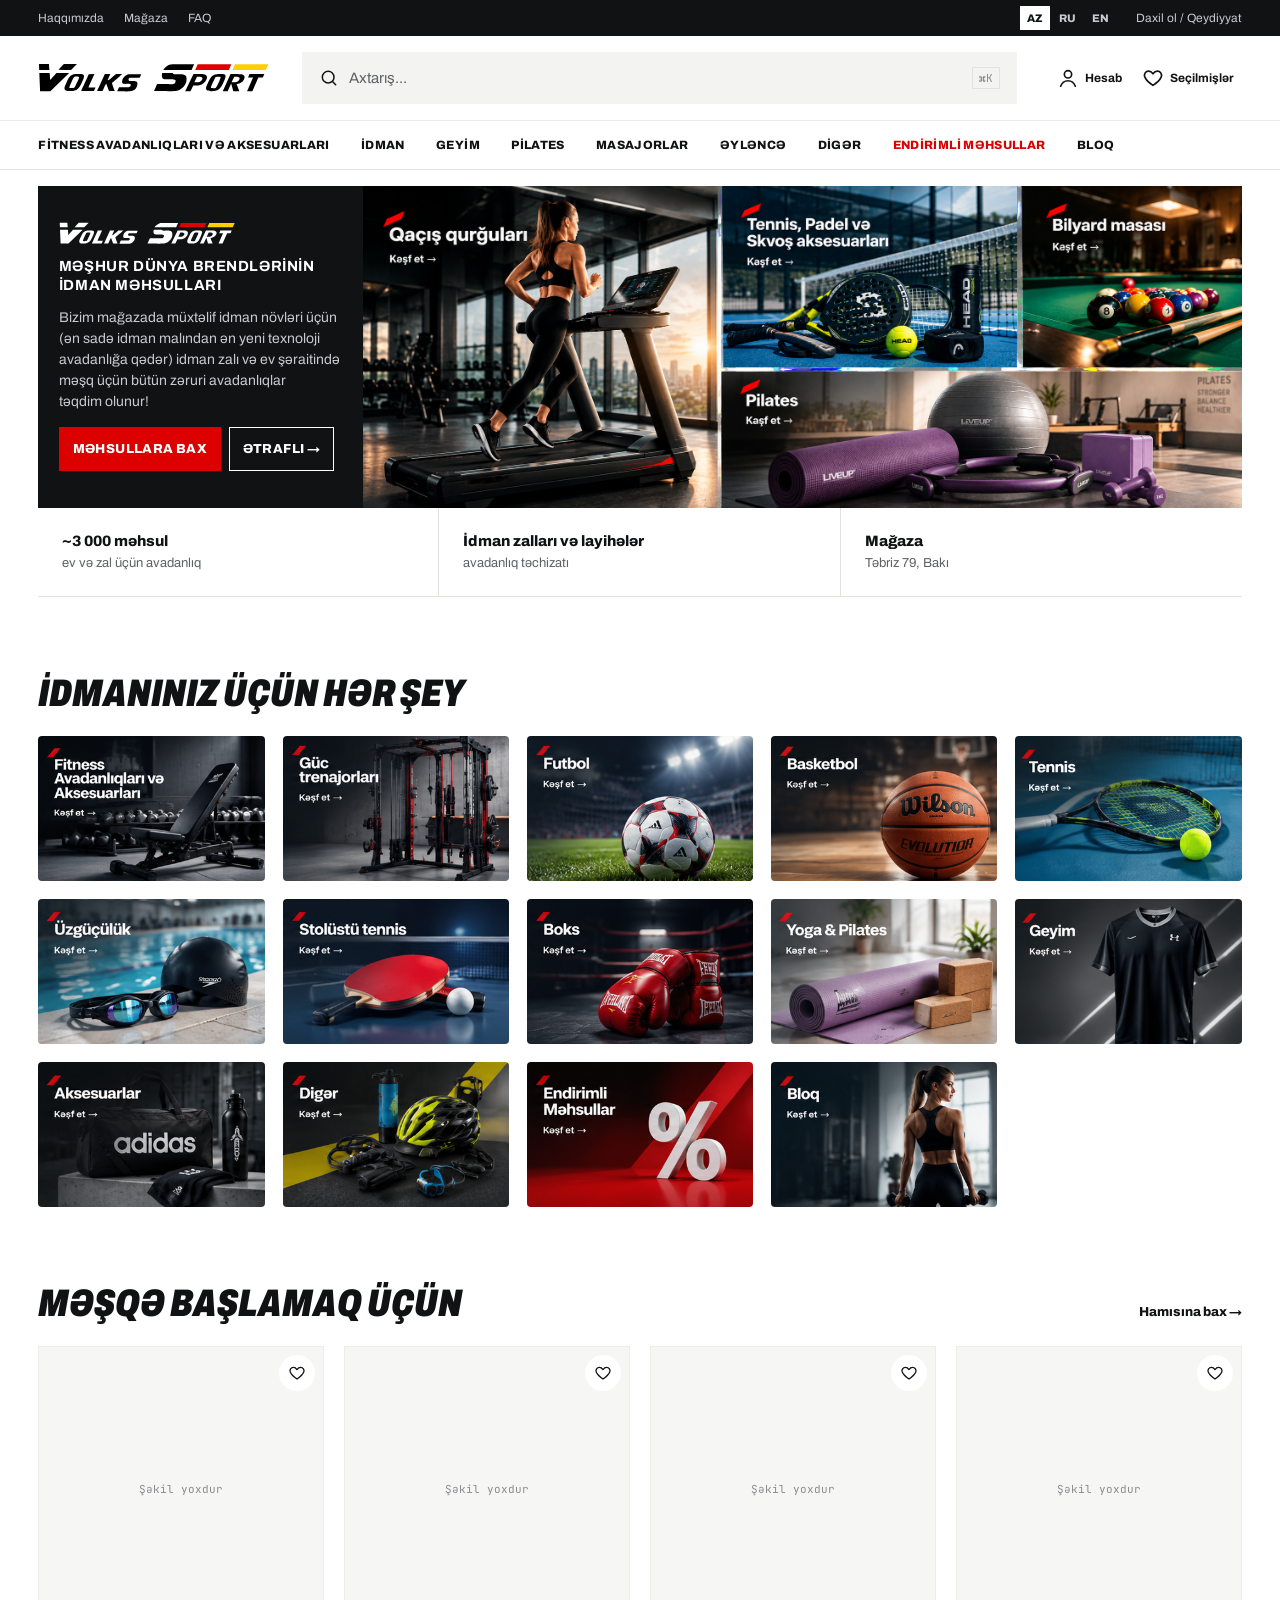
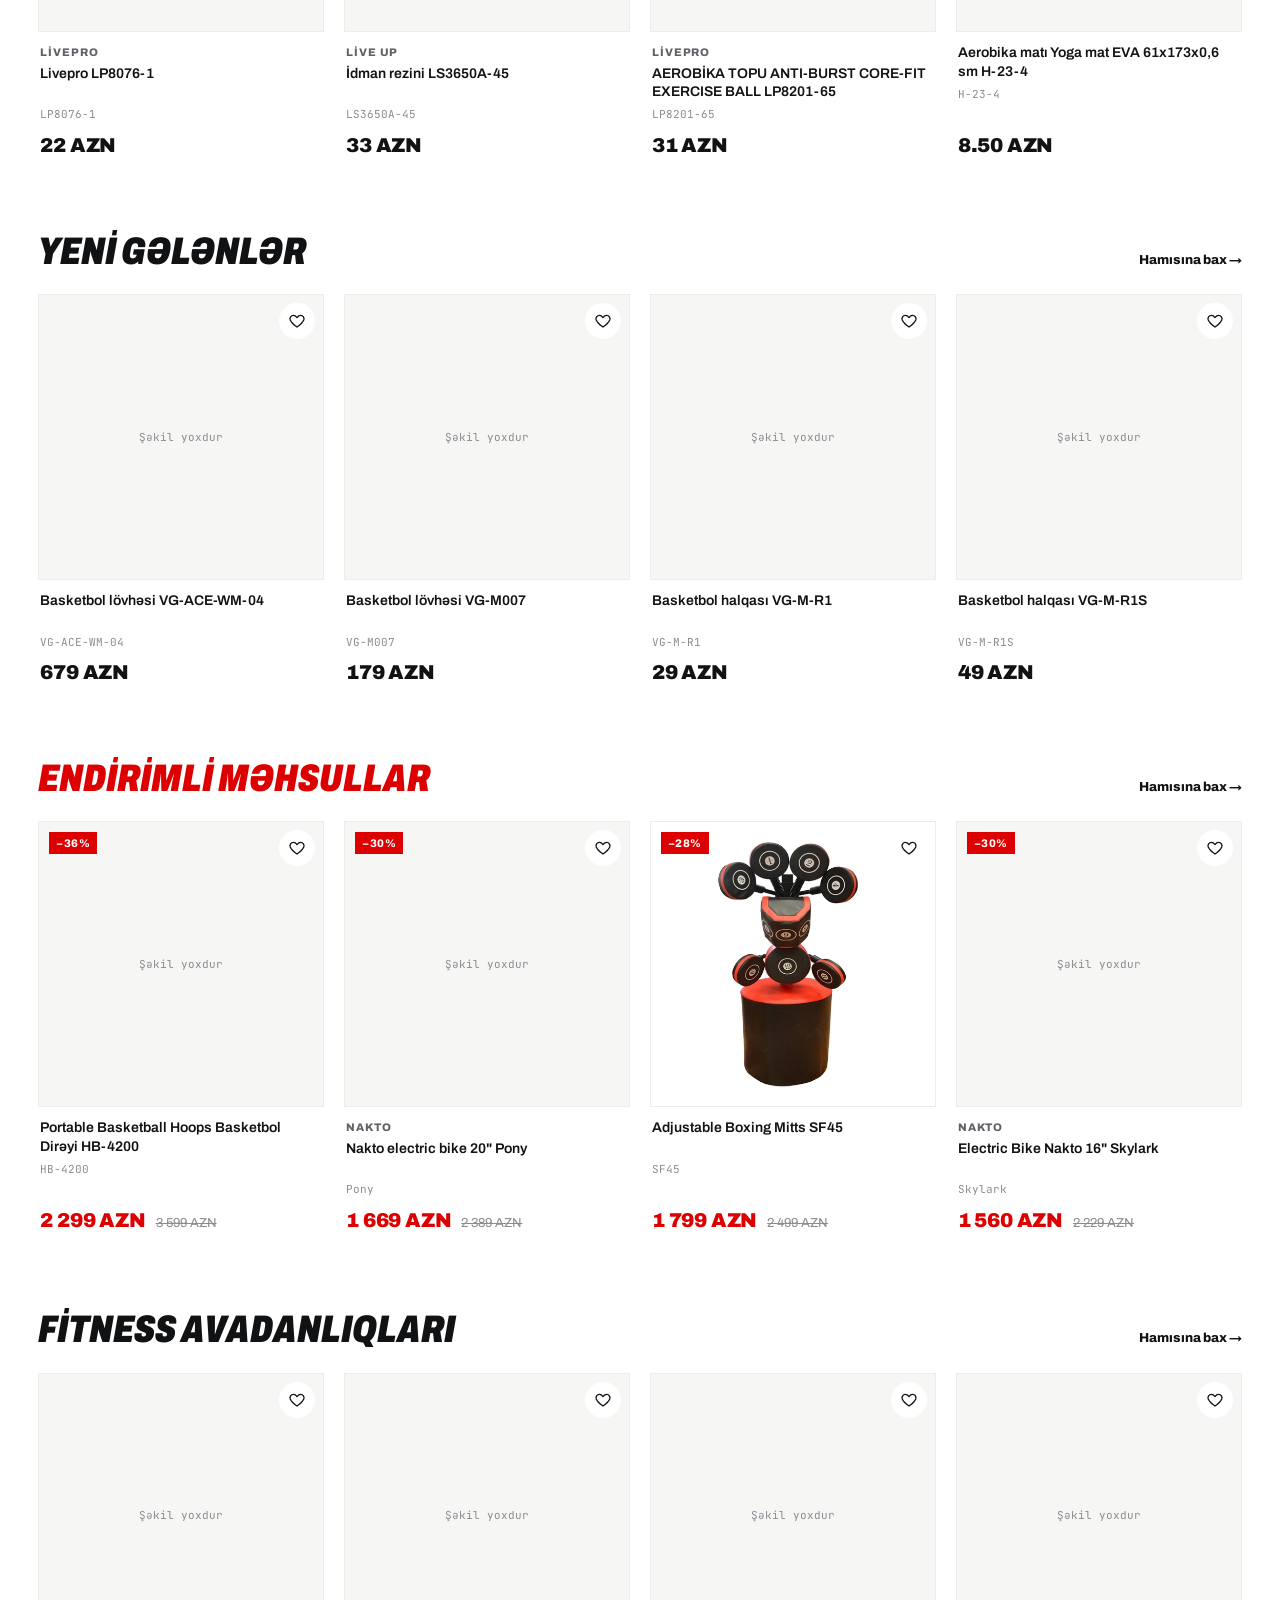
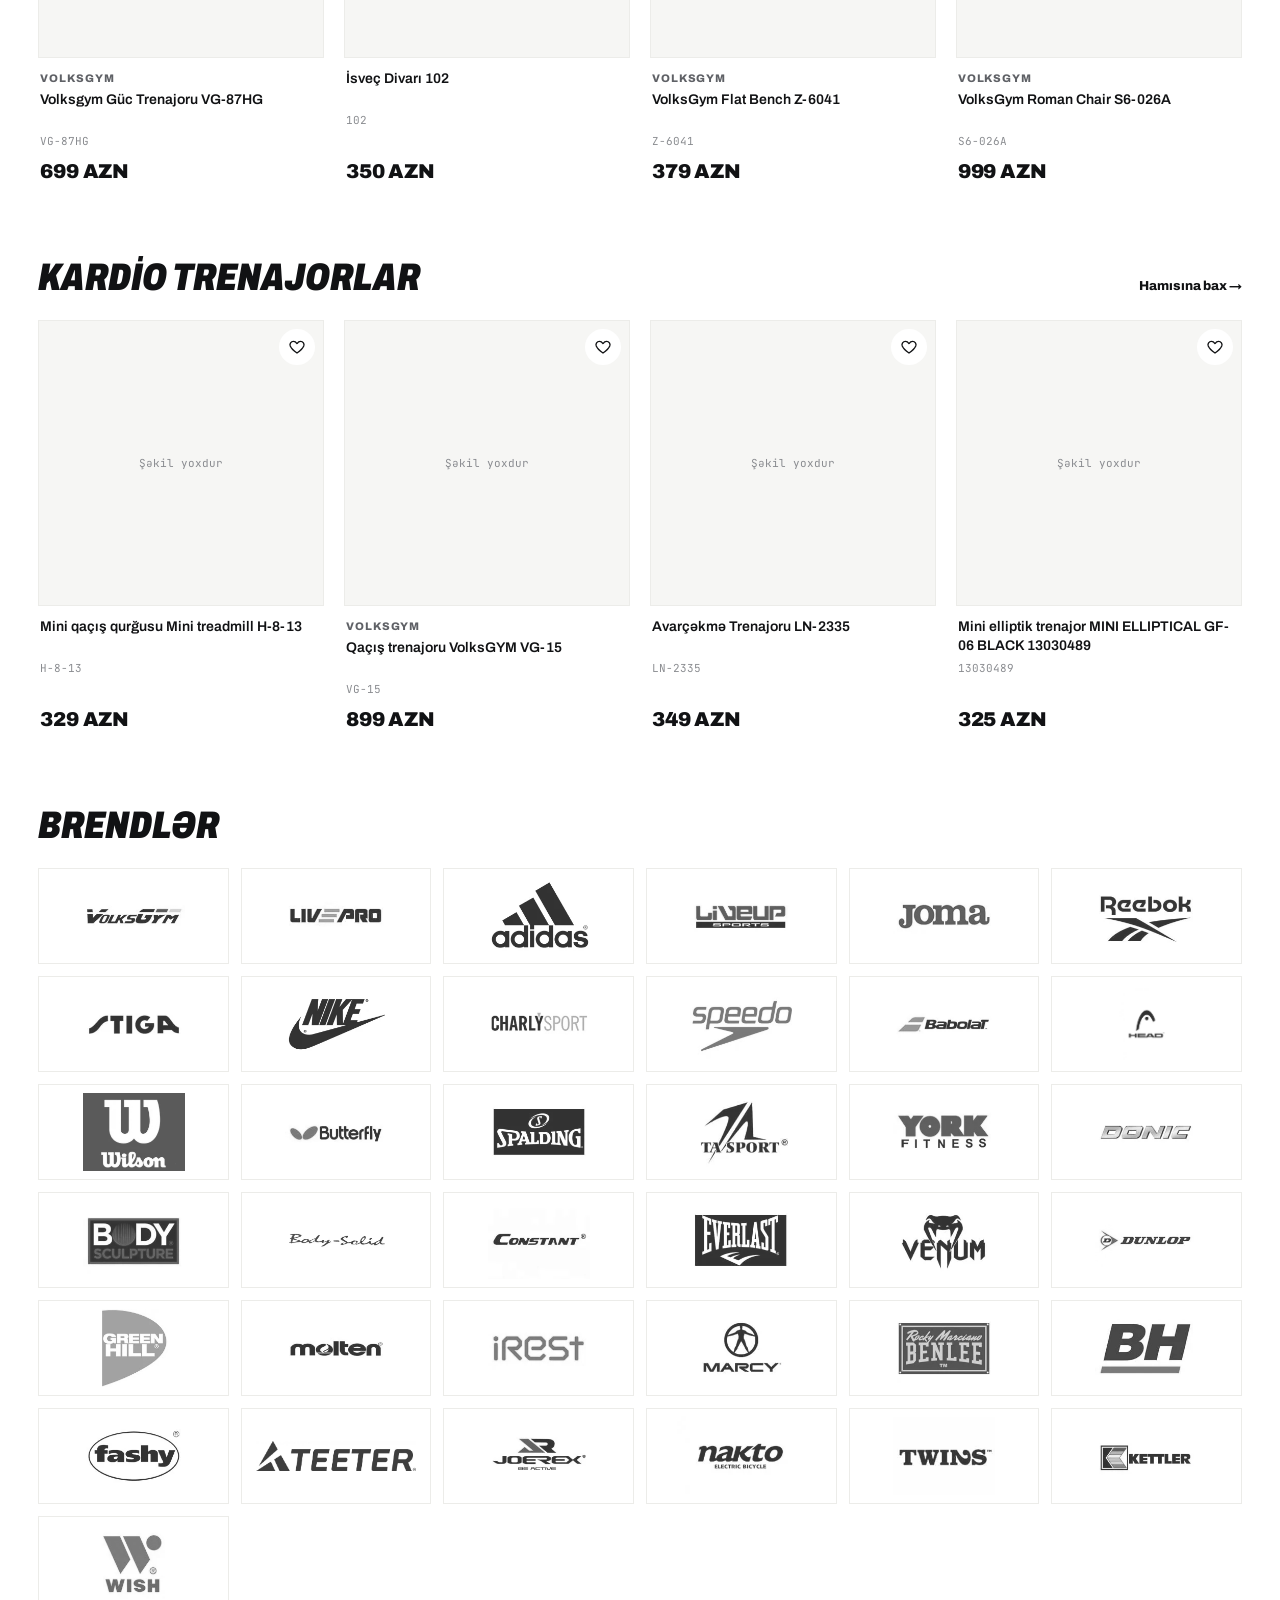
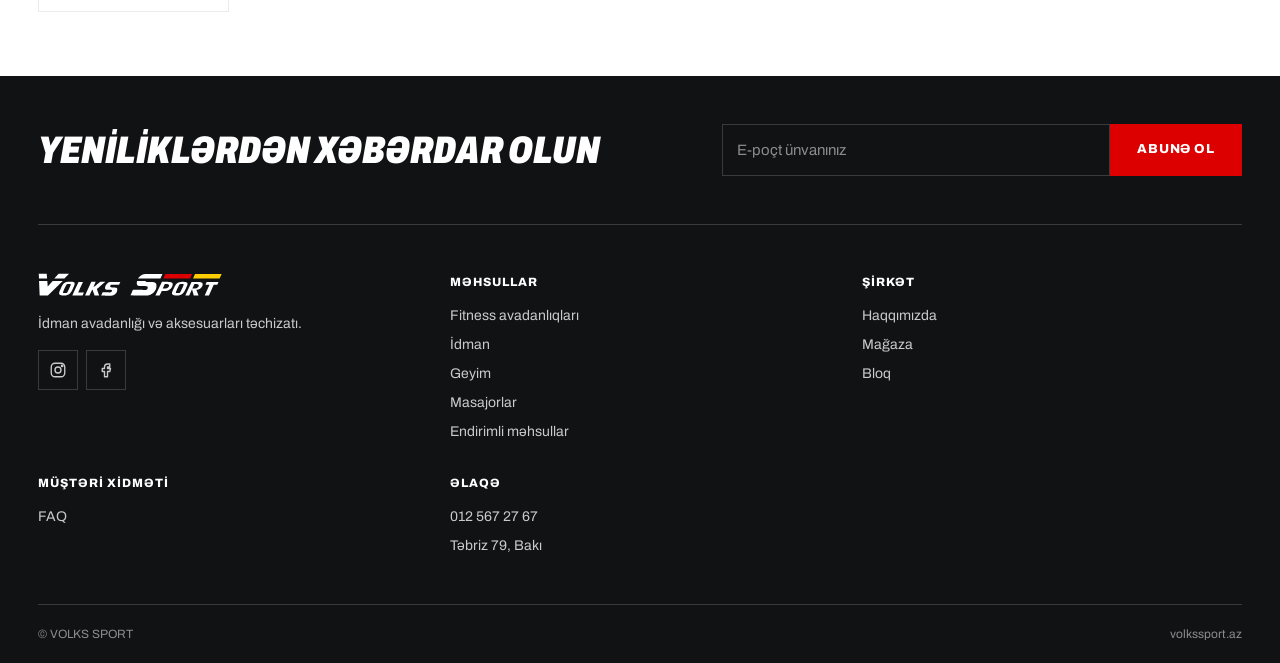
<file: index.html>
<!DOCTYPE html>
<html lang="az">
<head>
<meta charset="utf-8">
<meta name="viewport" content="width=device-width, initial-scale=1, viewport-fit=cover">
<title>VOLKS SPORT — İdman üçün peşəkar avadanlıqlar</title>
<link rel="preconnect" href="https://fonts.googleapis.com">
<link rel="preconnect" href="https://fonts.gstatic.com" crossorigin>
<link href="https://fonts.googleapis.com/css2?family=Archivo:ital,wdth,wght@0,62..125,100..900;1,62..125,100..900&family=JetBrains+Mono:wght@400;500&display=swap" rel="stylesheet">
<link rel="stylesheet" href="css/tokens.css?v=20261022">
<link rel="stylesheet" href="css/base.css?v=20261022">
<link rel="stylesheet" href="css/components.css?v=20261022">
<link rel="stylesheet" href="css/layout.css?v=20261022">
</head>
<body data-page="home">
<div data-include="partials/header.html"></div>
<main>
  <!-- HERO A (default) — 4 clickable zones over one collection image -->
  <section class="vs-container vs-hero-a" data-hero="a">
    <div class="vs-hero-a__grid">
      <div class="vs-hero-a__copy">
        <img src="assets/img/logo-white.svg" alt="VOLKS SPORT">
        <h1 class="vs-hero-a__kicker">Məşhur dünya brendlərinin idman məhsulları</h1>
        <p class="vs-hero-a__text">Bizim mağazada müxtəlif idman növləri üçün (ən sadə idman malından ən yeni texnoloji avadanlığa qədər) idman zalı və ev şəraitində məşq üçün bütün zəruri avadanlıqlar təqdim olunur!</p>
        <div class="vs-hero-a__ctas">
          <a class="vs-btn vs-btn--primary" href="category.html">Məhsullara bax</a>
          <a class="vs-btn vs-btn--on-dark" href="about.html">Ətraflı →</a>
        </div>
      </div>
      <div class="vs-hero-a__media">
        <img src="assets/img/hero/hero-collection.png" alt="Qaçış qurğuları, Tennis, Padel və Skvoş aksesuarları, Bilyard masası, Pilates" fetchpriority="high">
        <a class="vs-hotspot" href="category.html?c=qacis" aria-label="Qaçış qurğuları" style="left:0;top:0;width:40.4%;height:100%"></a>
        <a class="vs-hotspot" href="category.html?c=tennis-padel" aria-label="Tennis, Padel və Skvoş aksesuarları" style="left:40.8%;top:0;width:34.1%;height:56.7%"></a>
        <a class="vs-hotspot" href="category.html?c=idman-bilyard" aria-label="Bilyard masası" style="left:75.1%;top:0;width:24.9%;height:56.7%"></a>
        <a class="vs-hotspot" href="category.html?c=pilates" aria-label="Pilates" style="left:40.8%;top:57.3%;width:59.2%;height:42.7%"></a>
      </div>
    </div>
  </section>

  <!-- HERO B (?hero=b) — typographic -->
  <section class="vs-hero-b" data-hero="b" hidden>
    <div class="vs-container vs-hero-b__inner">
      <div class="vs-stripe"><i></i><i></i><i></i></div>
      <h1 class="vs-display">Professional sports equipment</h1>
      <div class="vs-hero-b__row">
        <div class="vs-hero-b__lead">
          <p>İdman üçün peşəkar avadanlıqlar. Ev məşqindən peşəkar idman zallarına qədər — minlərlə məhsul bir ünvanda.</p>
          <div class="vs-hero-a__ctas">
            <a class="vs-btn vs-btn--primary vs-btn--lg" href="category.html">Məhsullara bax</a>
            <a class="vs-btn vs-btn--on-dark vs-btn--lg" href="category.html?c=fitness">Kataloqa bax</a>
          </div>
        </div>
      </div>
    </div>
  </section>

  <section class="vs-container">
    <div class="vs-trust">
      <div class="vs-trust__item"><span class="vs-trust__a">~3 000 məhsul</span><span class="vs-trust__b">ev və zal üçün avadanlıq</span></div>
      <div class="vs-trust__item"><span class="vs-trust__a">İdman zalları və layihələr</span><span class="vs-trust__b">avadanlıq təchizatı</span></div>
      <div class="vs-trust__item"><span class="vs-trust__a">Mağaza</span><span class="vs-trust__b">Təbriz 79, Bakı</span></div>
    </div>
  </section>

  <section class="vs-container vs-section">
    <div class="vs-sechead"><h2 class="vs-h2">İdmanınız üçün hər şey</h2></div>
    <div class="vs-grid vs-grid--cats">
      <a class="vs-catcard" href="category.html?c=fitness"><div class="vs-catcard__media"><img src="assets/img/cats/1.png" alt="" loading="lazy" decoding="async"></div><span class="vs-visually-hidden">Fitness</span></a>
      <a class="vs-catcard" href="category.html?c=fitness-guc-trenajoru"><div class="vs-catcard__media"><img src="assets/img/cats/3.png" alt="" loading="lazy" decoding="async"></div><span class="vs-visually-hidden">Güc trenajorları</span></a>
      <a class="vs-catcard" href="category.html?c=idman-futbol"><div class="vs-catcard__media"><img src="assets/img/cats/4.png" alt="" loading="lazy" decoding="async"></div><span class="vs-visually-hidden">Futbol</span></a>
      <a class="vs-catcard" href="category.html?c=idman-basketbol"><div class="vs-catcard__media"><img src="assets/img/cats/5.png" alt="" loading="lazy" decoding="async"></div><span class="vs-visually-hidden">Basketbol</span></a>
      <a class="vs-catcard" href="category.html?c=idman-tennis"><div class="vs-catcard__media"><img src="assets/img/cats/6.png" alt="" loading="lazy" decoding="async"></div><span class="vs-visually-hidden">Tennis</span></a>
      <a class="vs-catcard" href="category.html?c=idman-uzguculuk"><div class="vs-catcard__media"><img src="assets/img/cats/7.png" alt="" loading="lazy" decoding="async"></div><span class="vs-visually-hidden">Üzgüçülük</span></a>
      <a class="vs-catcard" href="category.html?c=idman-stolustu-tennis"><div class="vs-catcard__media"><img src="assets/img/cats/8.png" alt="" loading="lazy" decoding="async"></div><span class="vs-visually-hidden">Stolüstü tennis</span></a>
      <a class="vs-catcard" href="category.html?c=idman-boks"><div class="vs-catcard__media"><img src="assets/img/cats/9.png" alt="" loading="lazy" decoding="async"></div><span class="vs-visually-hidden">Boks</span></a>
      <a class="vs-catcard" href="category.html?c=pilates"><div class="vs-catcard__media"><img src="assets/img/cats/10.png" alt="" loading="lazy" decoding="async"></div><span class="vs-visually-hidden">Yoga & Pilates</span></a>
      <a class="vs-catcard" href="category.html?c=geyim"><div class="vs-catcard__media"><img src="assets/img/cats/11.png" alt="" loading="lazy" decoding="async"></div><span class="vs-visually-hidden">Geyim</span></a>
      <a class="vs-catcard" href="category.html?c=dig"><div class="vs-catcard__media"><img src="assets/img/cats/12.png" alt="" loading="lazy" decoding="async"></div><span class="vs-visually-hidden">Aksesuarlar</span></a>
      <a class="vs-catcard" href="category.html?c=dig"><div class="vs-catcard__media"><img src="assets/img/cats/13.png" alt="" loading="lazy" decoding="async"></div><span class="vs-visually-hidden">Digər</span></a>
      <a class="vs-catcard" href="category.html?c=sale"><div class="vs-catcard__media"><img src="assets/img/cats/14.png" alt="" loading="lazy" decoding="async"></div><span class="vs-visually-hidden">Endirimli məhsullar</span></a>
      <a class="vs-catcard" href="blog.html"><div class="vs-catcard__media"><img src="assets/img/cats/15.png" alt="" loading="lazy" decoding="async"></div><span class="vs-visually-hidden">Bloq</span></a>
    </div>
  </section>

  <section class="vs-container vs-section">
    <div class="vs-sechead"><h2 class="vs-h2">Məşqə başlamaq üçün</h2><a class="vs-sechead__link" href="category.html?c=fitness&amp;pmax=300">Hamısına bax →</a></div>
    <div class="vs-rail" data-rail="start"></div>
  </section>

  <section class="vs-container vs-section">
    <div class="vs-sechead"><h2 class="vs-h2">Yeni gələnlər</h2><a class="vs-sechead__link" href="category.html?new=1">Hamısına bax →</a></div>
    <div class="vs-rail" data-rail="new"></div>
  </section>

  <section class="vs-container vs-section">
    <div class="vs-sechead"><h2 class="vs-h2" style="color:var(--vs-red)">Endirimli məhsullar</h2><a class="vs-sechead__link" href="category.html?c=sale">Hamısına bax →</a></div>
    <div class="vs-rail" data-rail="sale"><!-- skeleton --></div>
  </section>

  <section class="vs-container vs-section">
    <div class="vs-sechead"><h2 class="vs-h2">Fitness avadanlıqları</h2><a class="vs-sechead__link" href="category.html?c=fitness-guc-trenajoru">Hamısına bax →</a></div>
    <div class="vs-rail" data-rail="pro"></div>
  </section>

  <section class="vs-container vs-section">
    <div class="vs-sechead"><h2 class="vs-h2">Kardio trenajorlar</h2><a class="vs-sechead__link" href="category.html?c=fitness-kardio-trenajorlar">Hamısına bax →</a></div>
    <div class="vs-rail" data-rail="kardio"></div>
  </section>

  <section class="vs-container vs-section">
    <div class="vs-sechead"><h2 class="vs-h2">Brendlər</h2></div>
    <div class="vs-grid vs-grid--brands" data-brands></div>
  </section>
</main>
<div data-include="partials/footer.html"></div>
<script src="js/i18n.js?v=20261022"></script>
<script src="js/app.js?v=20261022"></script>
<script src="js/pages.js?v=20261022"></script>
</body>
</html>
</file>
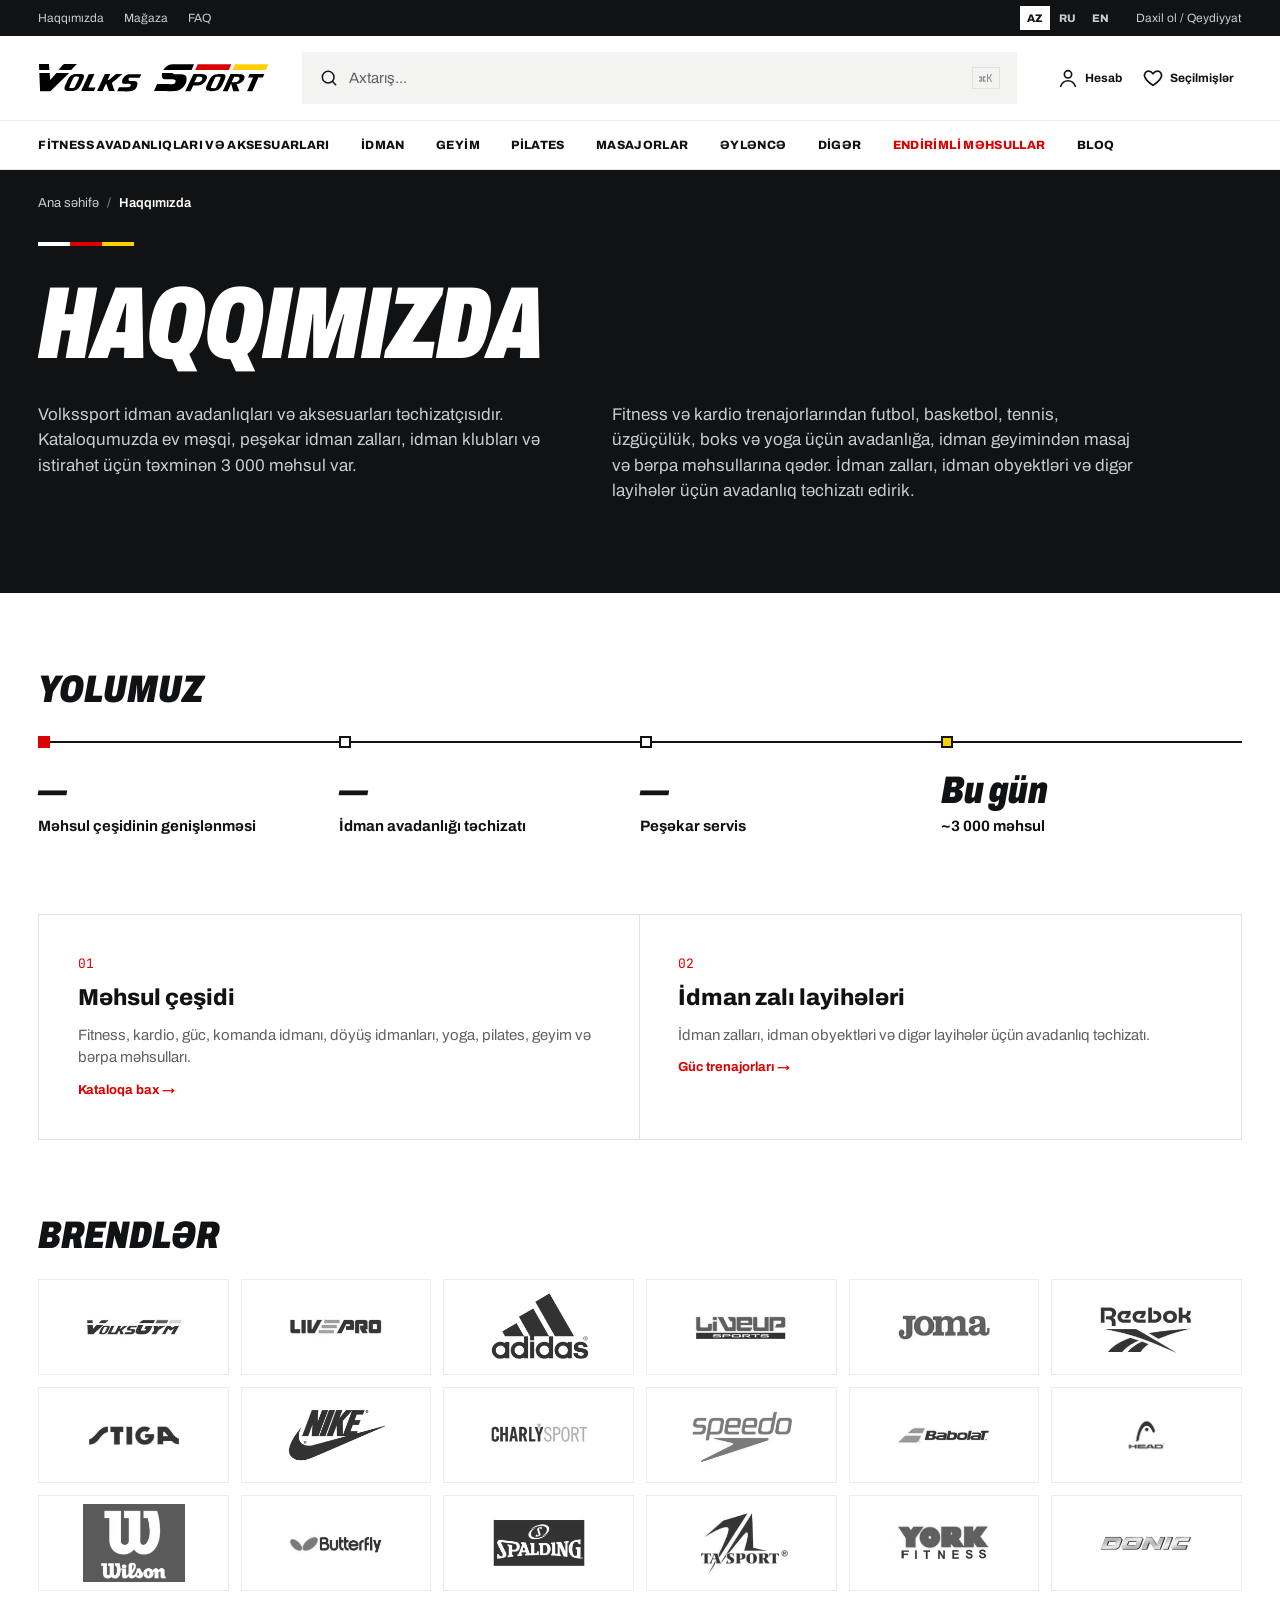
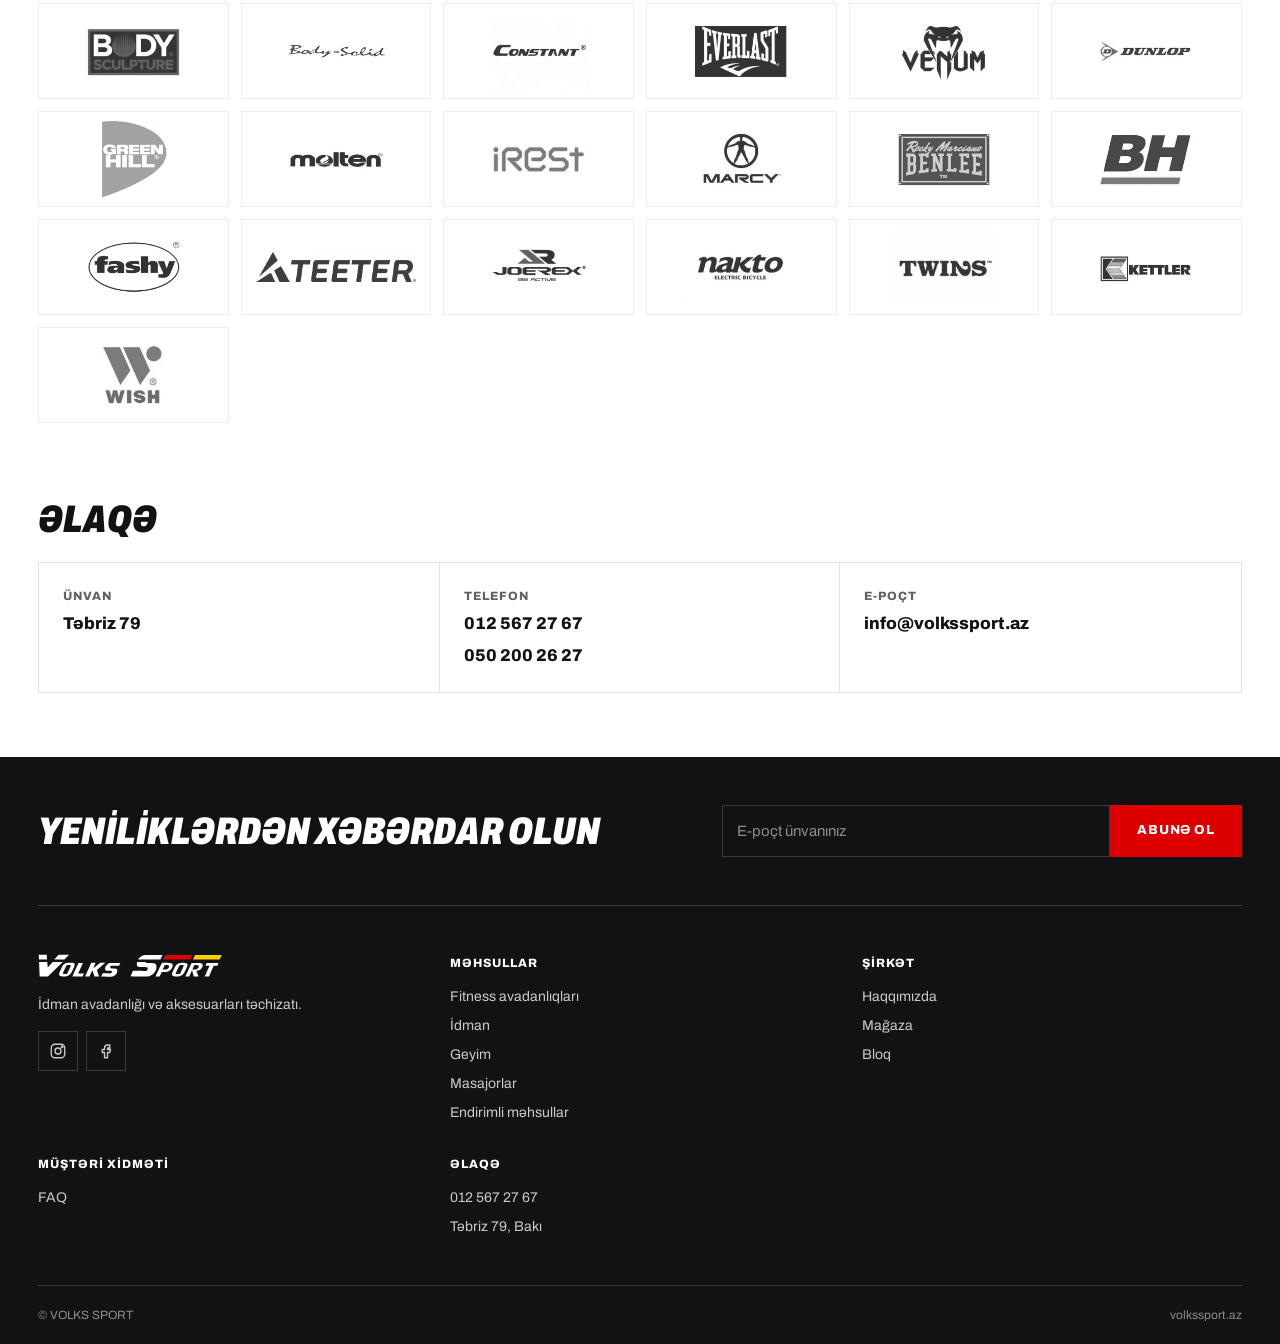
<file: about.html>
<!DOCTYPE html>
<html lang="az">
<head>
<meta charset="utf-8">
<meta name="viewport" content="width=device-width, initial-scale=1, viewport-fit=cover">
<title>Haqqımızda — VOLKS SPORT</title>
<link rel="preconnect" href="https://fonts.googleapis.com">
<link rel="preconnect" href="https://fonts.gstatic.com" crossorigin>
<link href="https://fonts.googleapis.com/css2?family=Archivo:ital,wdth,wght@0,62..125,100..900;1,62..125,100..900&family=JetBrains+Mono:wght@400;500&display=swap" rel="stylesheet">
<link rel="stylesheet" href="css/tokens.css?v=20261022">
<link rel="stylesheet" href="css/base.css?v=20261022">
<link rel="stylesheet" href="css/components.css?v=20261022">
<link rel="stylesheet" href="css/layout.css?v=20261022">
<link rel="stylesheet" href="css/pages.css?v=20261022">
</head>
<body data-page="about">
<div data-include="partials/header.html"></div>
<!-- PrestaShop: CMS page (cms.tpl) -->
<main>
  <section class="vs-about-hero">
    <div class="vs-container vs-about-hero__inner">
      <ol class="vs-breadcrumb vs-breadcrumb--dark"><li><a href="index.html">Ana səhifə</a></li><li><span aria-current="page">Haqqımızda</span></li></ol>
      <div class="vs-stripe"><i></i><i></i><i></i></div>
      <h1 class="vs-display vs-about-hero__title">Haqqımızda</h1>
      <div class="vs-about-hero__text">
        <p>Volkssport idman avadanlıqları və aksesuarları təchizatçısıdır. Kataloqumuzda ev məşqi, peşəkar idman zalları, idman klubları və istirahət üçün təxminən 3 000 məhsul var.</p>
        <p>Fitness və kardio trenajorlarından futbol, basketbol, tennis, üzgüçülük, boks və yoga üçün avadanlığa, idman geyimindən masaj və bərpa məhsullarına qədər. İdman zalları, idman obyektləri və digər layihələr üçün avadanlıq təchizatı edirik.</p>
      </div>
    </div>
  </section>

  <section class="vs-container vs-section">
    <h2 class="vs-h2">Yolumuz</h2>
    <!-- Only "Bu gün" is confirmed. Add years for the steps when available. -->
    <ol class="vs-timeline">
      <li class="vs-timeline__item vs-timeline__item--start"><span class="vs-timeline__year">—</span><span class="vs-timeline__text">Məhsul çeşidinin genişlənməsi</span></li>
      <li class="vs-timeline__item"><span class="vs-timeline__year">—</span><span class="vs-timeline__text">İdman avadanlığı təchizatı</span></li>
      <li class="vs-timeline__item"><span class="vs-timeline__year">—</span><span class="vs-timeline__text">Peşəkar servis</span></li>
      <li class="vs-timeline__item vs-timeline__item--end"><span class="vs-timeline__year">Bu gün</span><span class="vs-timeline__text">~3 000 məhsul</span></li>
    </ol>
  </section>

  <section class="vs-container vs-section">
    <div class="vs-pillars">
      <div class="vs-pillar"><span class="vs-pillar__n">01</span><h3 class="vs-h3">Məhsul çeşidi</h3><p class="vs-muted">Fitness, kardio, güc, komanda idmanı, döyüş idmanları, yoga, pilates, geyim və bərpa məhsulları.</p><a class="vs-catcard__cta" href="category.html">Kataloqa bax →</a></div>
      <div class="vs-pillar"><span class="vs-pillar__n">02</span><h3 class="vs-h3">İdman zalı layihələri</h3><p class="vs-muted">İdman zalları, idman obyektləri və digər layihələr üçün avadanlıq təchizatı.</p><a class="vs-catcard__cta" href="category.html?c=fitness-guc-trenajoru">Güc trenajorları →</a></div>
    </div>
  </section>

  <section class="vs-container vs-section">
    <div class="vs-sechead"><h2 class="vs-h2">Brendlər</h2></div>
    <div class="vs-grid vs-grid--brands" data-brands></div>
  </section>

  <section class="vs-container vs-section">
    <h2 class="vs-h2" style="margin-bottom:24px">Əlaqə</h2>
    <div class="vs-contact">
      <div class="vs-contact__cell"><span class="vs-contact__k">Ünvan</span><a class="vs-contact__v" href="store.html">Təbriz 79</a></div>
      <div class="vs-contact__cell"><span class="vs-contact__k">Telefon</span><a class="vs-contact__v" href="tel:+994125672767">012 567 27 67</a><a class="vs-contact__v" href="tel:+994502002627">050 200 26 27</a></div>
      <div class="vs-contact__cell"><span class="vs-contact__k">E-poçt</span><a class="vs-contact__v" href="mailto:info@volkssport.az">info@volkssport.az</a></div>
    </div>
  </section>
</main>
<div data-include="partials/footer.html"></div>
<script src="js/i18n.js?v=20261022"></script>
<script src="js/app.js?v=20261022"></script>
<script src="js/pages.js?v=20261022"></script>
<script src="js/pages-info.js?v=20261022"></script>
</body>
</html>
</file>
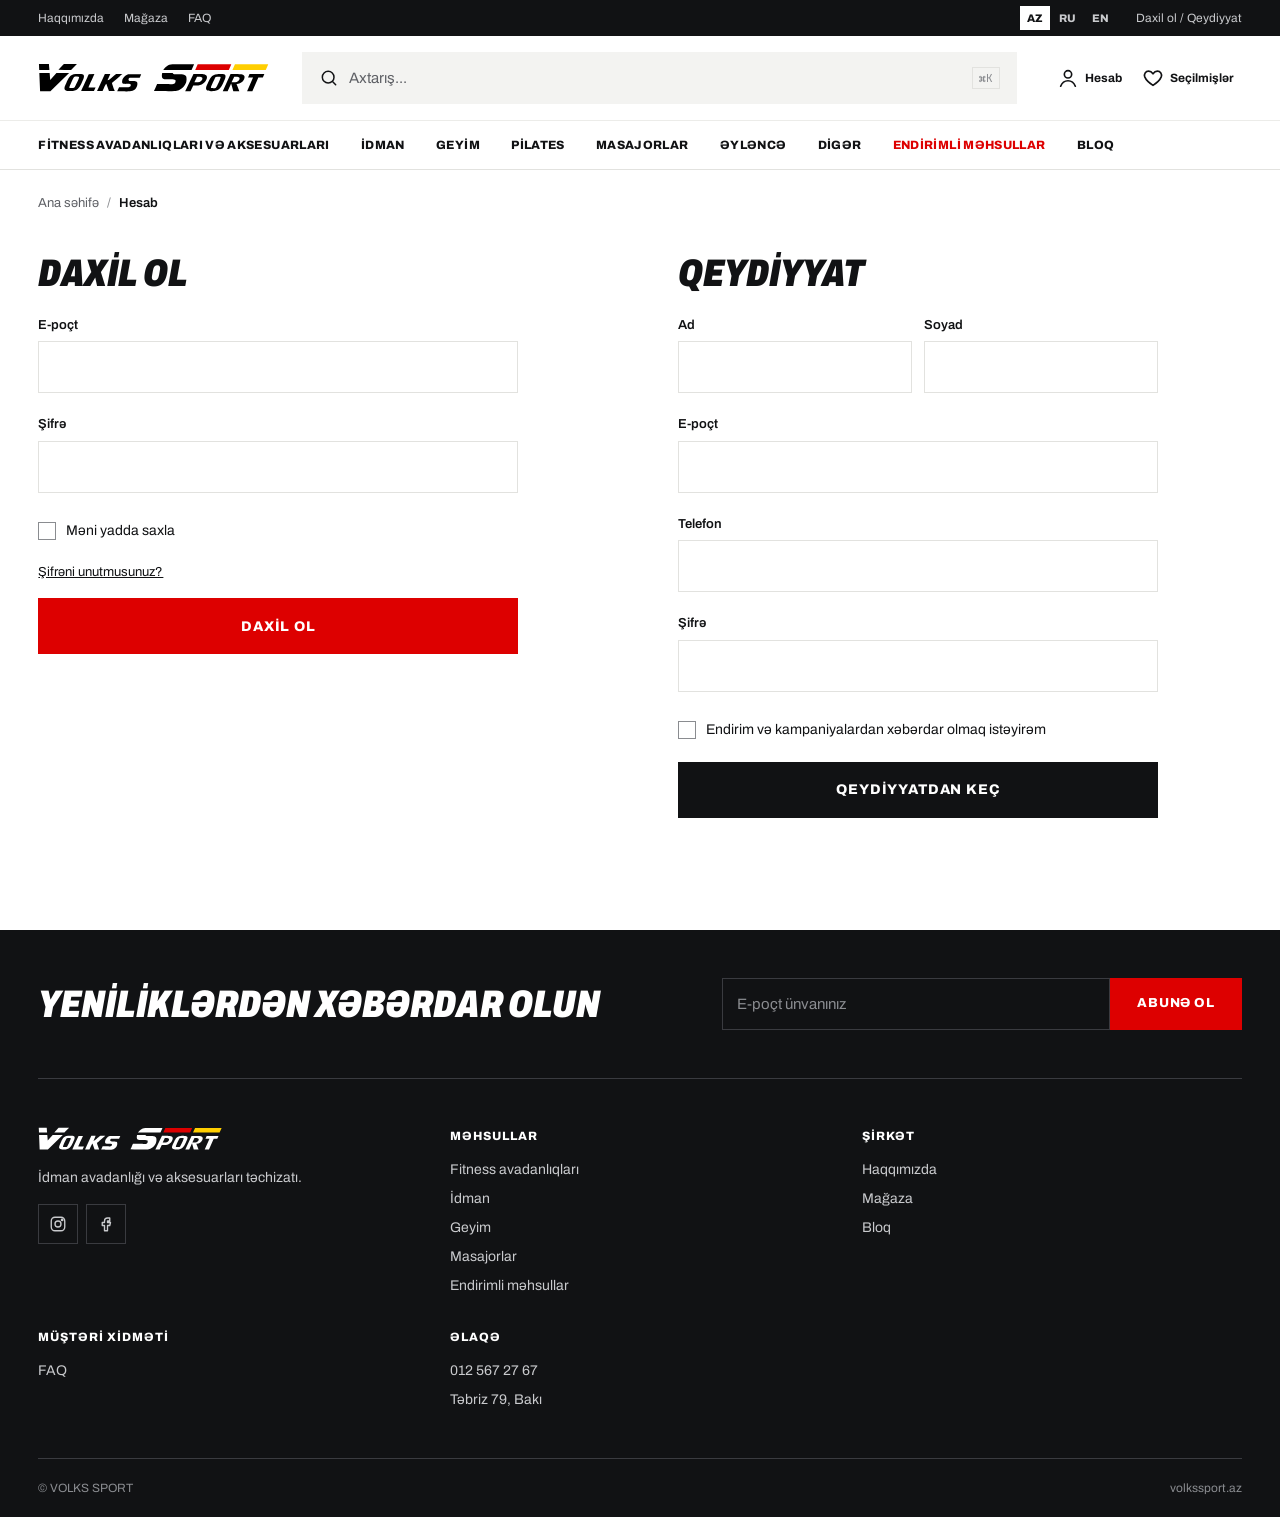
<file: account.html>
<!DOCTYPE html>
<html lang="az">
<head>
<meta charset="utf-8">
<meta name="viewport" content="width=device-width, initial-scale=1, viewport-fit=cover">
<title>Hesabım — VOLKS SPORT</title>
<link rel="preconnect" href="https://fonts.googleapis.com">
<link rel="preconnect" href="https://fonts.gstatic.com" crossorigin>
<link href="https://fonts.googleapis.com/css2?family=Archivo:ital,wdth,wght@0,62..125,100..900;1,62..125,100..900&family=JetBrains+Mono:wght@400;500&display=swap" rel="stylesheet">
<link rel="stylesheet" href="css/tokens.css?v=20261022">
<link rel="stylesheet" href="css/base.css?v=20261022">
<link rel="stylesheet" href="css/components.css?v=20261022">
<link rel="stylesheet" href="css/layout.css?v=20261022">
<link rel="stylesheet" href="css/pages.css?v=20261022">
</head>
<body data-page="account">
<div data-include="partials/header.html"></div>
<!-- PrestaShop: blog module listing. Posts come from data/blog.json -->
<!-- PrestaShop: customer/authentication.tpl + customer/registration.tpl. UI only — submission is handled by PrestaShop AuthController. No credentials are stored in this build. -->
<!-- PrestaShop: customer/my-account.tpl -->
<main class="vs-container">
  <div class="vs-pagehead"><ol class="vs-breadcrumb"><li><a href="index.html">Ana səhifə</a></li><li><span aria-current="page">Hesabım</span></li></ol></div>
  <div class="vs-auth">
    <section class="vs-auth__col">
      <span class="vs-eyebrow">Hesabım</span>
      <h1 class="vs-h2" data-acc-name></h1>
      <table class="vs-spec"><tbody data-acc-rows></tbody></table>
      <div style="display:flex;gap:12px;flex-wrap:wrap"><a class="vs-btn" href="category.html?wishlist=1">Seçilmişlər (<span data-wish-total>0</span>)</a><button class="vs-btn vs-btn--outline" type="button" data-logout>Çıxış</button></div>
    </section>
  </div>
</main>
<div data-include="partials/footer.html"></div>
<script src="js/i18n.js?v=20261022"></script>
<script src="js/app.js?v=20261022"></script>
<script src="js/pages.js?v=20261022"></script>
<script src="js/pages-info.js?v=20261022"></script>
</body>
</html>
</file>
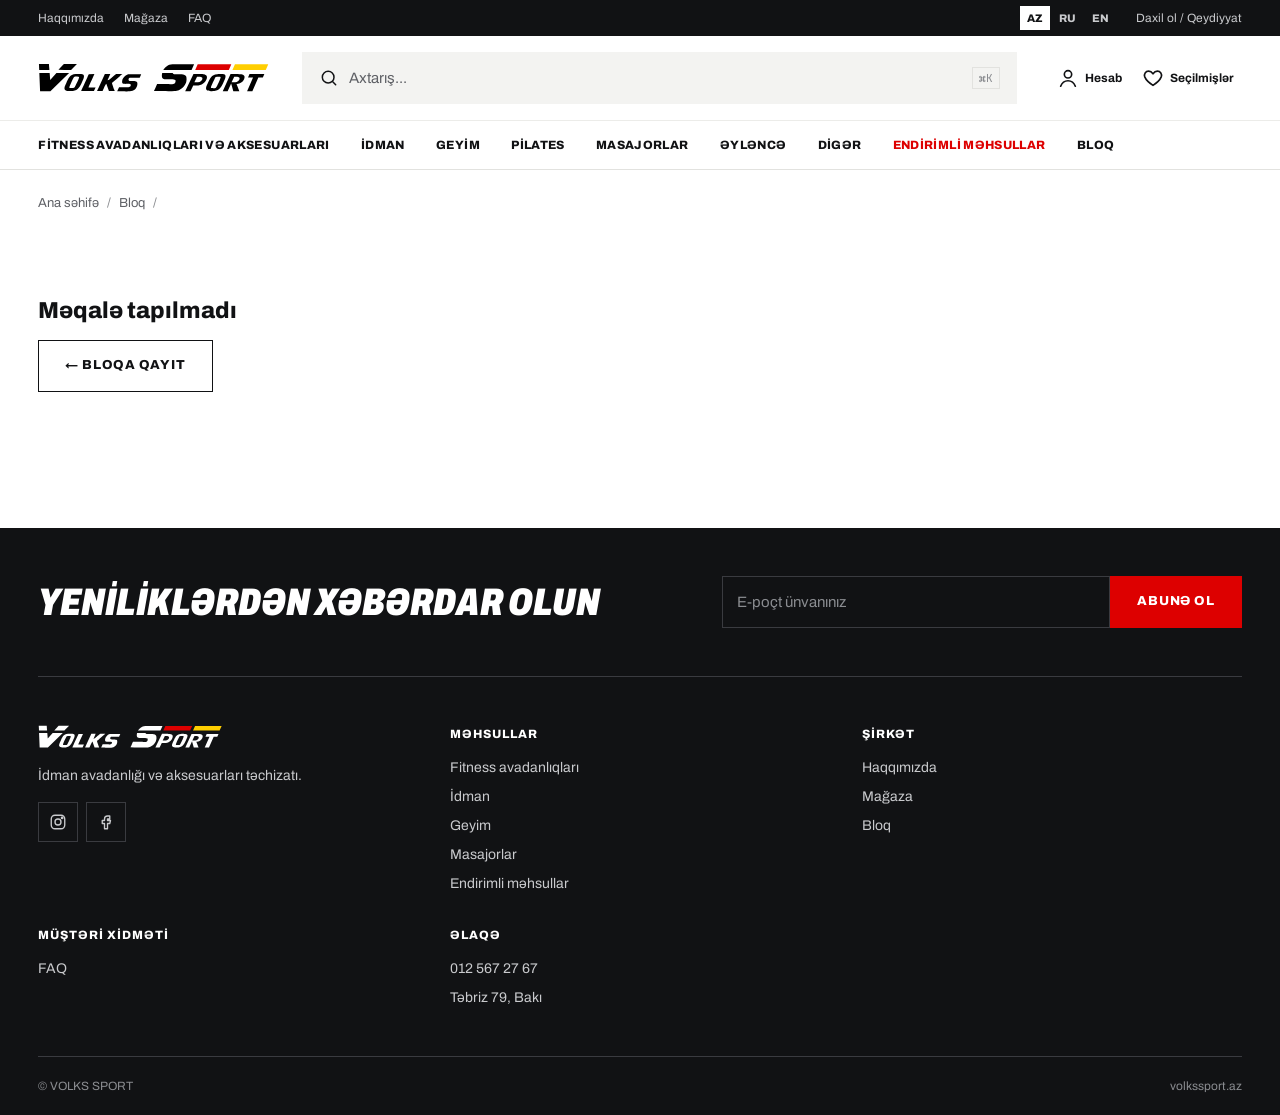
<file: blog-post.html>
<!DOCTYPE html>
<html lang="az">
<head>
<meta charset="utf-8">
<meta name="viewport" content="width=device-width, initial-scale=1, viewport-fit=cover">
<title>Bloq — VOLKS SPORT</title>
<link rel="preconnect" href="https://fonts.googleapis.com">
<link rel="preconnect" href="https://fonts.gstatic.com" crossorigin>
<link href="https://fonts.googleapis.com/css2?family=Archivo:ital,wdth,wght@0,62..125,100..900;1,62..125,100..900&family=JetBrains+Mono:wght@400;500&display=swap" rel="stylesheet">
<link rel="stylesheet" href="css/tokens.css?v=20261022">
<link rel="stylesheet" href="css/base.css?v=20261022">
<link rel="stylesheet" href="css/components.css?v=20261022">
<link rel="stylesheet" href="css/layout.css?v=20261022">
<link rel="stylesheet" href="css/pages.css?v=20261022">
</head>
<body data-page="post">
<div data-include="partials/header.html"></div>
<!-- PrestaShop: blog module listing. Posts come from data/blog.json -->
<!-- PrestaShop: blog module post template. Content from data/blog.json -->
<main class="vs-container" data-post>
  <div class="vs-pagehead"><ol class="vs-breadcrumb"><li><a href="index.html">Ana səhifə</a></li><li><a href="blog.html">Bloq</a></li><li><span aria-current="page" data-post-crumb></span></li></ol></div>
  <article class="vs-article">
    <span class="vs-eyebrow" data-post-meta></span>
    <h1 class="vs-h2 vs-article__title" data-post-title></h1>
    <div class="vs-article__cover" data-post-cover></div>
    <div class="vs-desc vs-article__body" data-post-body></div>
    <a class="vs-btn vs-btn--outline" href="blog.html">← Bloqa qayıt</a>
  </article>
  <section class="vs-section" data-post-related><div class="vs-sechead"><h2 class="vs-h2">Digər məqalələr</h2></div><div class="vs-blog-grid" data-post-related-grid></div></section>
</main>
<div data-include="partials/footer.html"></div>
<script src="js/i18n.js?v=20261022"></script>
<script src="js/app.js?v=20261022"></script>
<script src="js/pages.js?v=20261022"></script>
<script src="js/pages-info.js?v=20261022"></script>
</body>
</html>
</file>
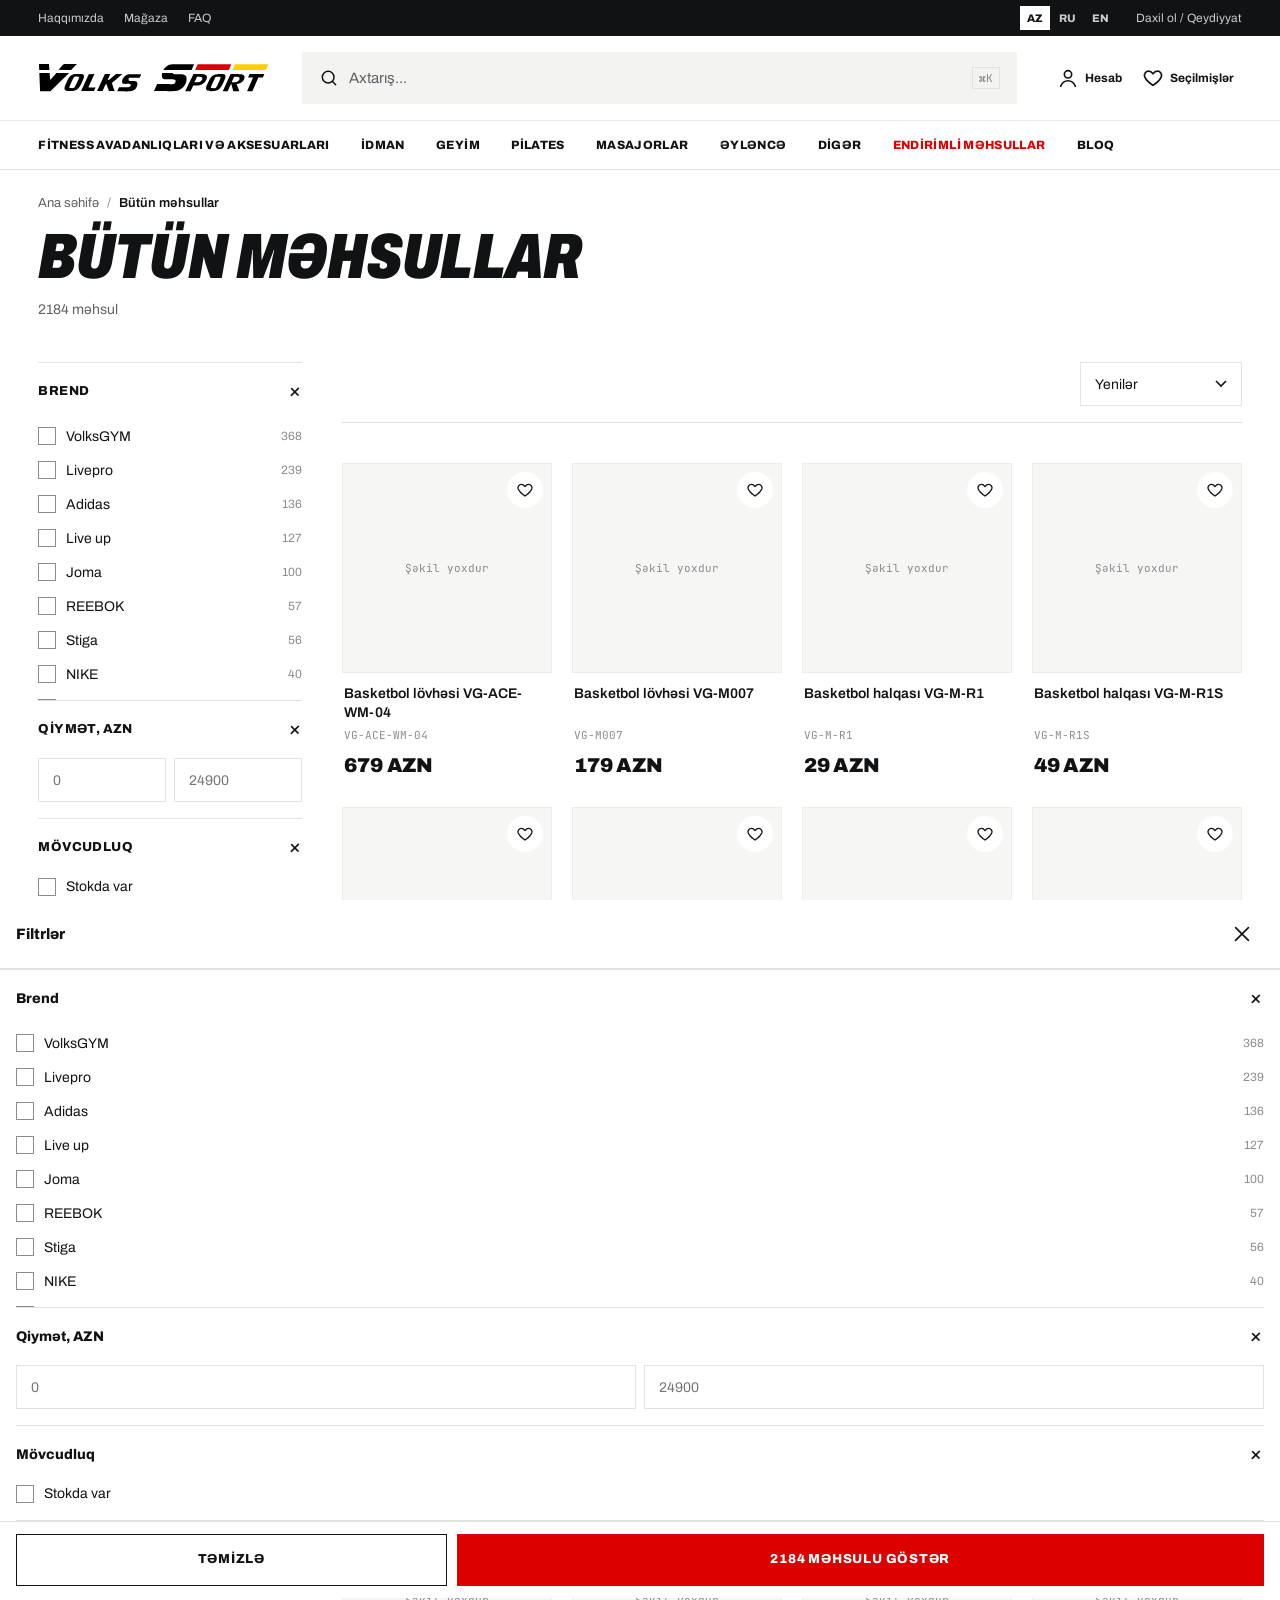
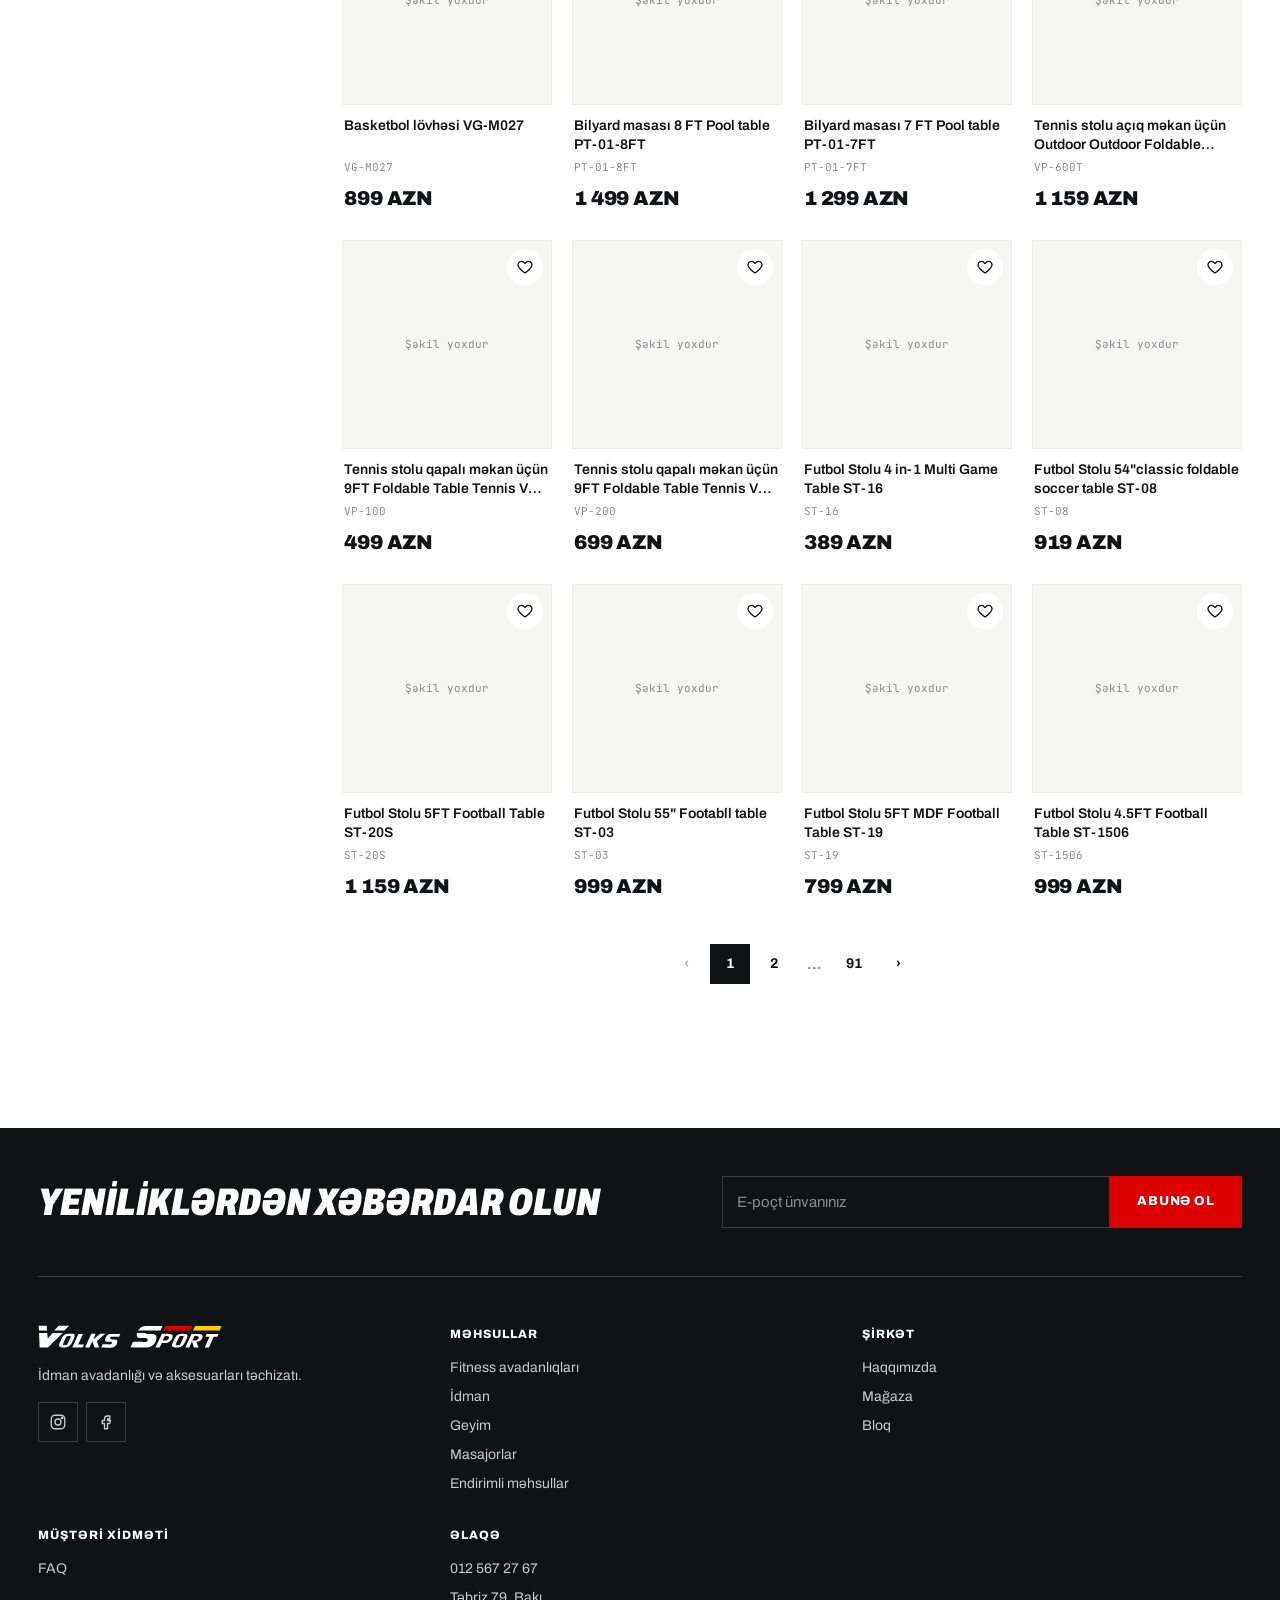
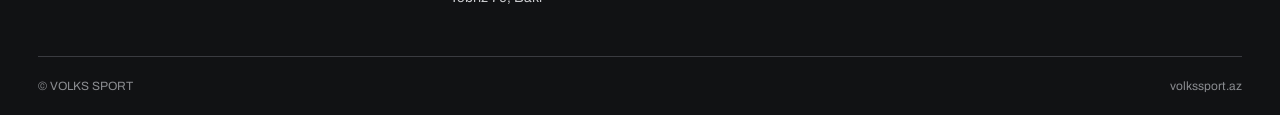
<file: category.html>
<!DOCTYPE html>
<html lang="az">
<head>
<meta charset="utf-8">
<meta name="viewport" content="width=device-width, initial-scale=1, viewport-fit=cover">
<title>Kataloq — VOLKS SPORT</title>
<link rel="preconnect" href="https://fonts.googleapis.com">
<link rel="preconnect" href="https://fonts.gstatic.com" crossorigin>
<link href="https://fonts.googleapis.com/css2?family=Archivo:ital,wdth,wght@0,62..125,100..900;1,62..125,100..900&family=JetBrains+Mono:wght@400;500&display=swap" rel="stylesheet">
<link rel="stylesheet" href="css/tokens.css?v=20261022">
<link rel="stylesheet" href="css/base.css?v=20261022">
<link rel="stylesheet" href="css/components.css?v=20261022">
<link rel="stylesheet" href="css/layout.css?v=20261022">
</head>
<body data-page="category">
<div data-include="partials/header.html"></div>
<main class="vs-container" data-category>
  <div class="vs-cathead">
    <ol class="vs-breadcrumb" data-crumbs></ol>
    <h1 class="vs-h1" data-title>Kataloq</h1>
    <span class="vs-cathead__count" data-count></span>
    <nav class="vs-chips" data-chips aria-label="Alt kateqoriyalar"></nav>
  </div>
  <div class="vs-catlayout">
    <aside class="vs-filters vs-acc" data-filters aria-label="Filtrlər"></aside>
    <div>
      <div class="vs-toolbar">
        <button class="vs-btn vs-btn--outline vs-btn--sm vs-toolbar__filters" data-sheet-open>Filtrlər <span data-filter-count></span></button>
        <label class="vs-visually-hidden" for="sort">Sırala</label>
        <select class="vs-select" id="sort" data-sort style="margin-left:auto"></select>
      </div>
      <div class="vs-filters__active" data-active></div>
      <div class="vs-grid" data-grid></div>
      <div class="vs-empty" data-empty hidden>
        <span class="vs-empty__title">Bu seçimlə məhsul tapılmadı</span>
        <span class="vs-empty__text">Filtrləri azaldın və ya başqa kateqoriyaya keçin.</span>
        <button class="vs-btn vs-btn--outline" data-clear>Filtrləri təmizlə</button>
      </div>
      <nav class="vs-pagination" data-pager aria-label="Səhifələr" style="margin-top:48px"></nav>
    </div>
  </div>
</main>
<div class="vs-scrim"></div>
<div class="vs-sheet" role="dialog" aria-modal="true" aria-label="Filtrlər">
  <div class="vs-sheet__head">Filtrlər <button class="vs-iconbtn" data-sheet-close aria-label="Bağla"><svg viewBox="0 0 24 24" fill="none" stroke="currentColor" stroke-width="1.8" stroke-linecap="round"><path d="M5 5l14 14M19 5L5 19"/></svg></button></div>
  <div class="vs-sheet__body vs-acc" data-filters></div>
  <div class="vs-sheet__foot"><button class="vs-btn vs-btn--outline" data-clear style="flex:1">Təmizlə</button><button class="vs-btn vs-btn--primary" data-sheet-apply style="flex:2">Göstər</button></div>
</div>
<div data-include="partials/footer.html"></div>
<script src="js/i18n.js?v=20261022"></script>
<script src="js/app.js?v=20261022"></script>
<script src="js/pages.js?v=20261022"></script>
</body>
</html>
</file>
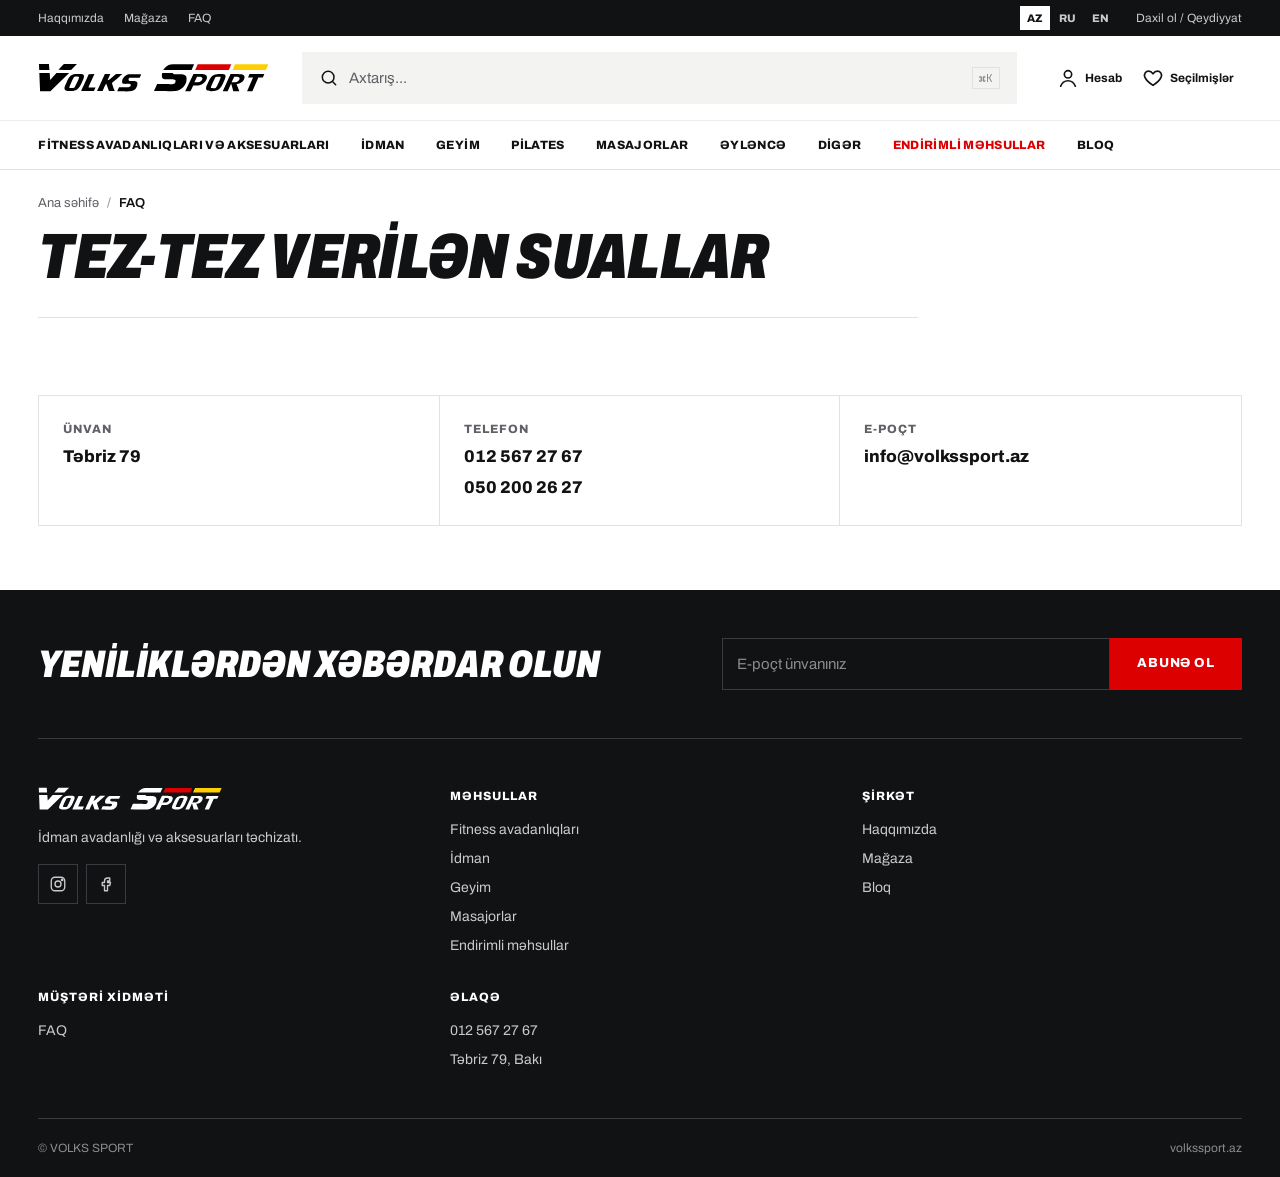
<file: faq.html>
<!DOCTYPE html>
<html lang="az">
<head>
<meta charset="utf-8">
<meta name="viewport" content="width=device-width, initial-scale=1, viewport-fit=cover">
<title>Tez-tez verilən suallar — VOLKS SPORT</title>
<link rel="preconnect" href="https://fonts.googleapis.com">
<link rel="preconnect" href="https://fonts.gstatic.com" crossorigin>
<link href="https://fonts.googleapis.com/css2?family=Archivo:ital,wdth,wght@0,62..125,100..900;1,62..125,100..900&family=JetBrains+Mono:wght@400;500&display=swap" rel="stylesheet">
<link rel="stylesheet" href="css/tokens.css?v=20261022">
<link rel="stylesheet" href="css/base.css?v=20261022">
<link rel="stylesheet" href="css/components.css?v=20261022">
<link rel="stylesheet" href="css/layout.css?v=20261022">
<link rel="stylesheet" href="css/pages.css?v=20261022">
</head>
<body data-page="faq">
<div data-include="partials/header.html"></div>
<!-- PrestaShop: CMS page or FAQ module. Questions come from data/faq.json -->
<main class="vs-container">
  <div class="vs-pagehead"><ol class="vs-breadcrumb"><li><a href="index.html">Ana səhifə</a></li><li><span aria-current="page">FAQ</span></li></ol><h1 class="vs-h1">Tez-tez verilən suallar</h1></div>
  <div class="vs-faq">
    <div class="vs-acc" data-faq></div>
  </div>
  <section class="vs-section"><div class="vs-contact">
      <div class="vs-contact__cell"><span class="vs-contact__k">Ünvan</span><a class="vs-contact__v" href="store.html">Təbriz 79</a></div>
      <div class="vs-contact__cell"><span class="vs-contact__k">Telefon</span><a class="vs-contact__v" href="tel:+994125672767">012 567 27 67</a><a class="vs-contact__v" href="tel:+994502002627">050 200 26 27</a></div>
      <div class="vs-contact__cell"><span class="vs-contact__k">E-poçt</span><a class="vs-contact__v" href="mailto:info@volkssport.az">info@volkssport.az</a></div>
    </div></section>
</main>
<div data-include="partials/footer.html"></div>
<script src="js/i18n.js?v=20261022"></script>
<script src="js/app.js?v=20261022"></script>
<script src="js/pages.js?v=20261022"></script>
<script src="js/pages-info.js?v=20261022"></script>
</body>
</html>
</file>
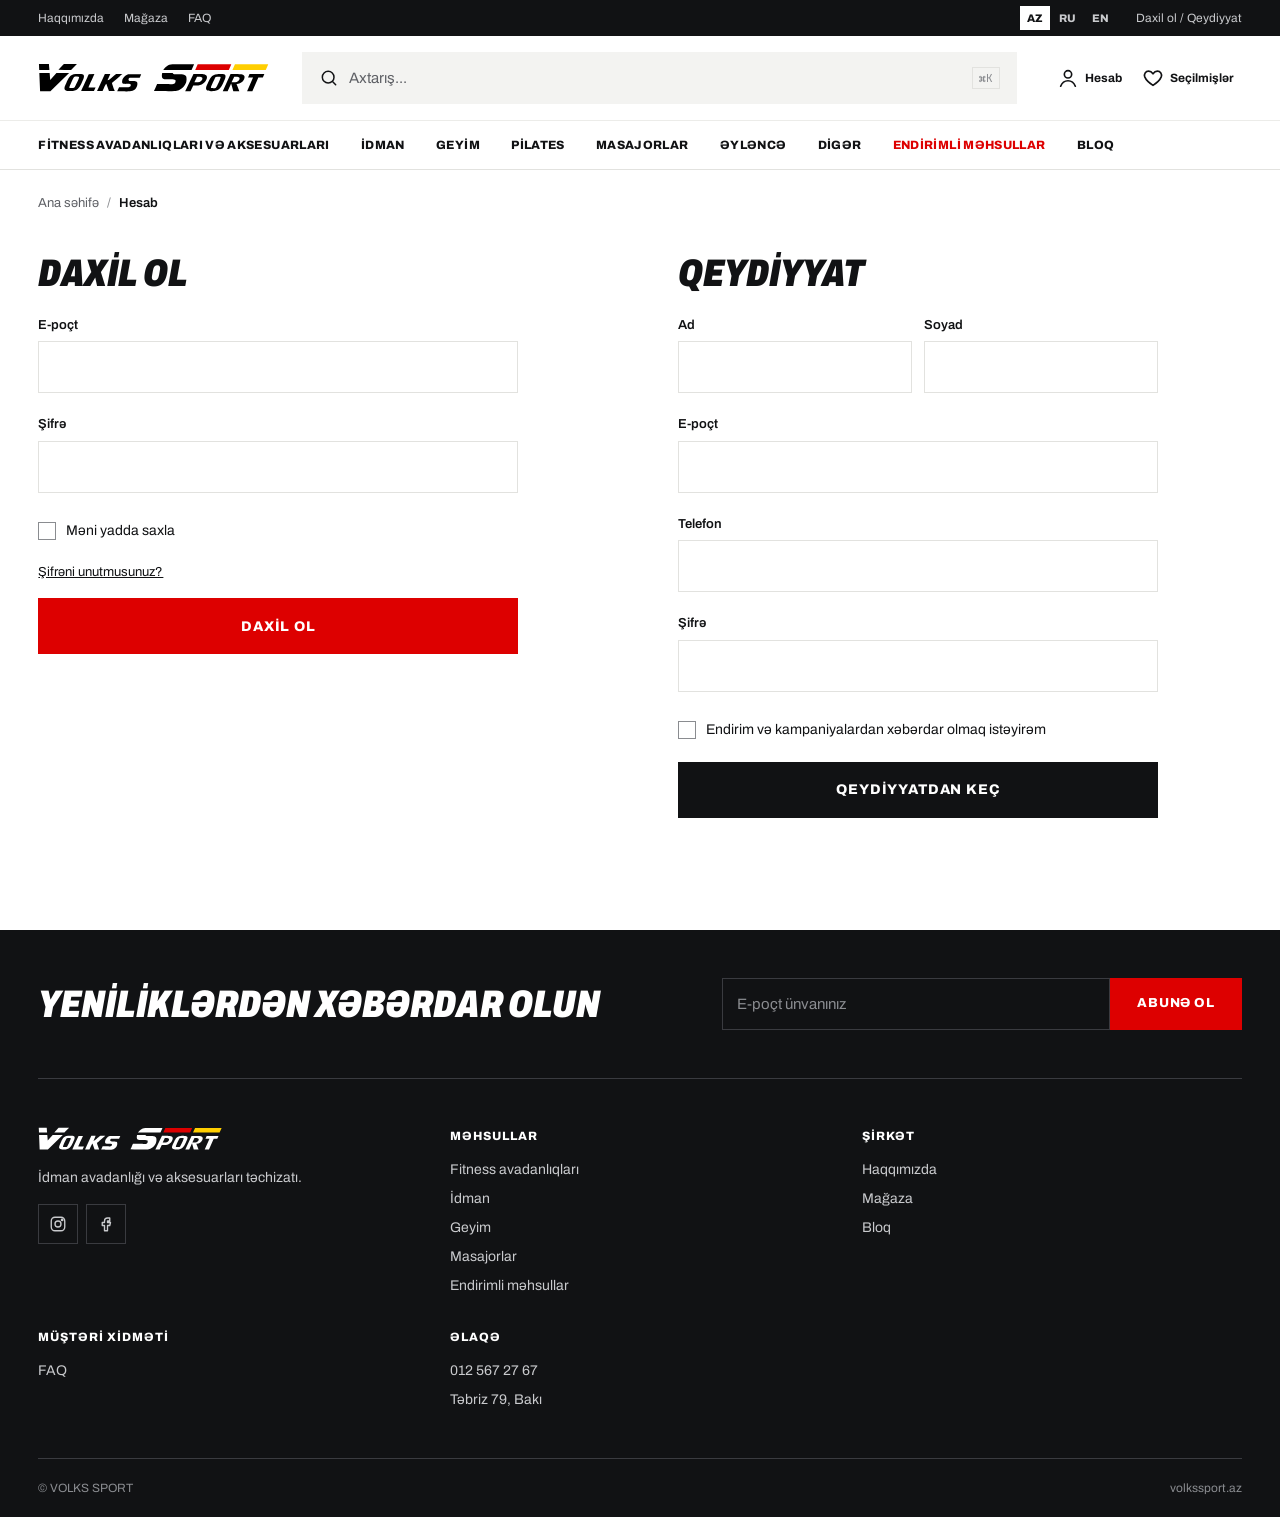
<file: login.html>
<!DOCTYPE html>
<html lang="az">
<head>
<meta charset="utf-8">
<meta name="viewport" content="width=device-width, initial-scale=1, viewport-fit=cover">
<title>Daxil ol / Qeydiyyat — VOLKS SPORT</title>
<link rel="preconnect" href="https://fonts.googleapis.com">
<link rel="preconnect" href="https://fonts.gstatic.com" crossorigin>
<link href="https://fonts.googleapis.com/css2?family=Archivo:ital,wdth,wght@0,62..125,100..900;1,62..125,100..900&family=JetBrains+Mono:wght@400;500&display=swap" rel="stylesheet">
<link rel="stylesheet" href="css/tokens.css?v=20261022">
<link rel="stylesheet" href="css/base.css?v=20261022">
<link rel="stylesheet" href="css/components.css?v=20261022">
<link rel="stylesheet" href="css/layout.css?v=20261022">
<link rel="stylesheet" href="css/pages.css?v=20261022">
</head>
<body data-page="auth">
<div data-include="partials/header.html"></div>
<!-- PrestaShop: blog module listing. Posts come from data/blog.json -->
<!-- PrestaShop: customer/authentication.tpl + customer/registration.tpl. UI only — submission is handled by PrestaShop AuthController. No credentials are stored in this build. -->
<main class="vs-container">
  <div class="vs-pagehead"><ol class="vs-breadcrumb"><li><a href="index.html">Ana səhifə</a></li><li><span aria-current="page">Hesab</span></li></ol></div>
  <div class="vs-auth">
    <section class="vs-auth__col" aria-labelledby="login-h">
      <h1 class="vs-h2" id="login-h">Daxil ol</h1>
      <form class="vs-auth__form" data-auth="login" novalidate>
        <div class="vs-field"><label for="login-email">E-poçt</label><input class="vs-input" id="login-email" name="login-email" type="email" autocomplete="email" required ><span class="vs-field__msg" data-msg></span></div>
        <div class="vs-field"><label for="login-pass">Şifrə</label><input class="vs-input" id="login-pass" name="login-pass" type="password" autocomplete="current-password" required minlength="5"><span class="vs-field__msg" data-msg></span></div>
        <label class="vs-check"><input type="checkbox" name="keep">Məni yadda saxla</label>
        <button class="vs-auth__link" type="button" data-forgot style="background:none;border:0;padding:0;text-decoration:underline;cursor:pointer">Şifrəni unutmusunuz?</button>
        <button class="vs-btn vs-btn--primary vs-btn--lg vs-btn--block" type="submit">Daxil ol</button>
        <div class="vs-alert" data-auth-msg hidden role="status"></div>
      </form>
      <form class="vs-auth__form" data-auth="forgot" novalidate hidden>
        <p class="vs-muted">Qeydiyyatdan keçdiyiniz e-poçtu və yeni şifrəni yazın.</p>
        <div class="vs-field"><label for="fg-email">E-poçt</label><input class="vs-input" id="fg-email" name="fg-email" type="email" autocomplete="email" required><span class="vs-field__msg" data-msg></span></div>
        <div class="vs-field"><label for="fg-pass">Yeni şifrə</label><input class="vs-input" id="fg-pass" name="fg-pass" type="password" autocomplete="new-password" minlength="8" required><span class="vs-field__msg" data-msg></span></div>
        <button class="vs-btn vs-btn--primary vs-btn--lg vs-btn--block" type="submit">Şifrəni yenilə</button>
        <button class="vs-btn vs-btn--ghost" type="button" data-forgot-back>← Daxil ol</button>
        <div class="vs-alert" data-auth-msg hidden role="status"></div>
      </form>
    </section>
    <section class="vs-auth__col" aria-labelledby="reg-h">
      <h2 class="vs-h2" id="reg-h">Qeydiyyat</h2>
      <form class="vs-auth__form" data-auth="register" novalidate>
        <div class="vs-auth__row"><div class="vs-field"><label for="reg-first">Ad</label><input class="vs-input" id="reg-first" name="reg-first" type="text" autocomplete="given-name" required ><span class="vs-field__msg" data-msg></span></div><div class="vs-field"><label for="reg-last">Soyad</label><input class="vs-input" id="reg-last" name="reg-last" type="text" autocomplete="family-name" required ><span class="vs-field__msg" data-msg></span></div></div>
        <div class="vs-field"><label for="reg-email">E-poçt</label><input class="vs-input" id="reg-email" name="reg-email" type="email" autocomplete="email" required ><span class="vs-field__msg" data-msg></span></div>
        <div class="vs-field"><label for="reg-phone">Telefon</label><input class="vs-input" id="reg-phone" name="reg-phone" type="tel" autocomplete="tel" required pattern="[0-9+ ()\-]{9,}"><span class="vs-field__msg" data-msg></span></div>
        <div class="vs-field"><label for="reg-pass">Şifrə</label><input class="vs-input" id="reg-pass" name="reg-pass" type="password" autocomplete="new-password" required minlength="8"><span class="vs-field__msg" data-msg></span></div>
        <label class="vs-check"><input type="checkbox" name="newsletter">Endirim və kampaniyalardan xəbərdar olmaq istəyirəm</label>
        <button class="vs-btn vs-btn--lg vs-btn--block" type="submit">Qeydiyyatdan keç</button>
        <div class="vs-alert" data-auth-msg hidden role="status"></div>
      </form>
    </section>
  </div>
</main>
<div data-include="partials/footer.html"></div>
<script src="js/i18n.js?v=20261022"></script>
<script src="js/app.js?v=20261022"></script>
<script src="js/pages.js?v=20261022"></script>
<script src="js/pages-info.js?v=20261022"></script>
</body>
</html>
</file>
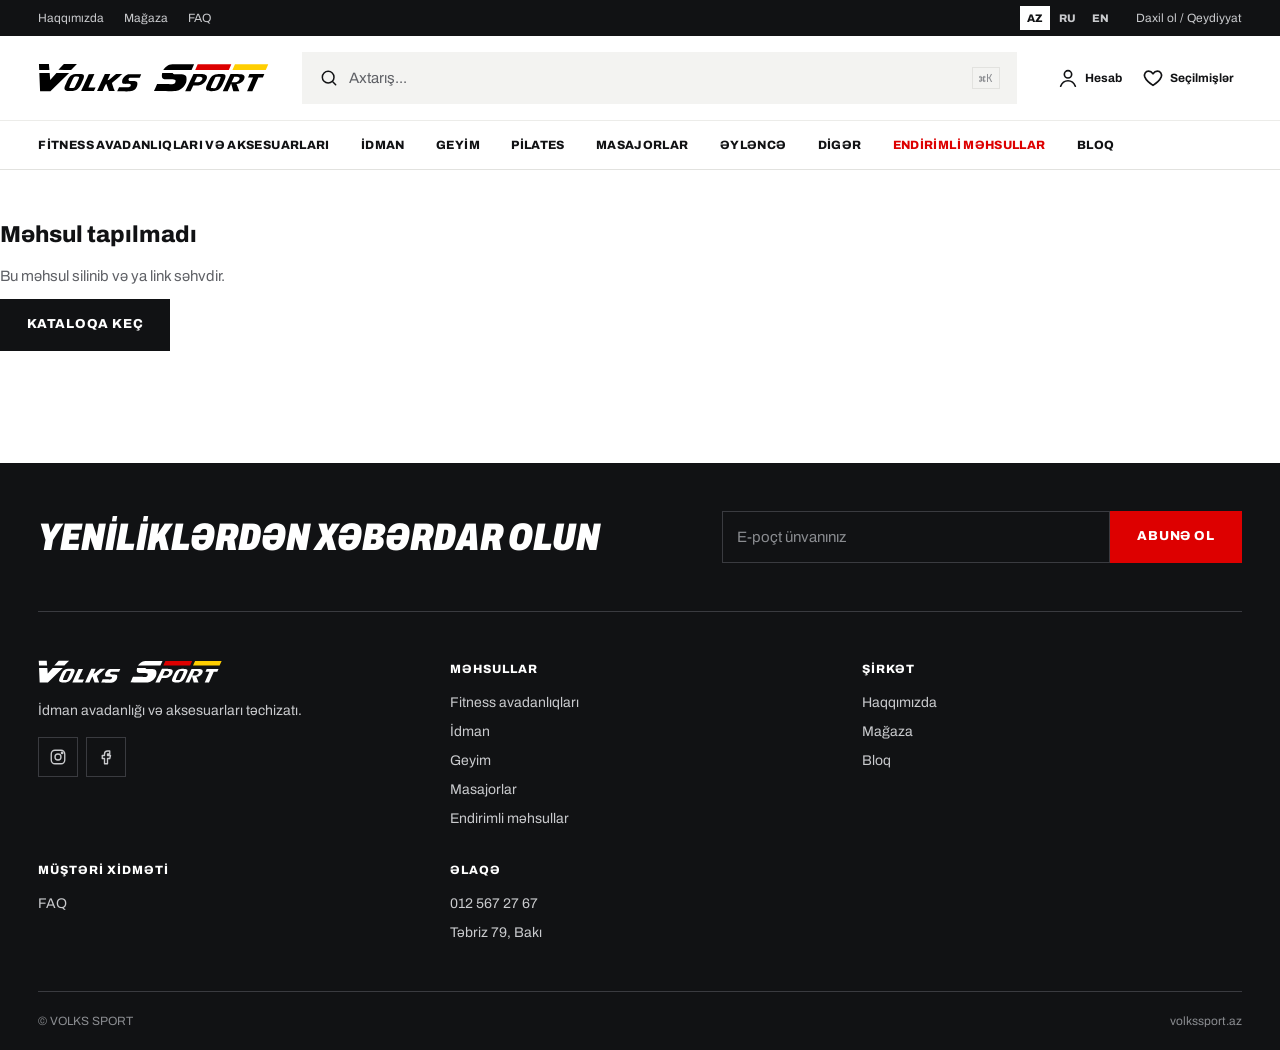
<file: product.html>
<!DOCTYPE html>
<html lang="az">
<head>
<meta charset="utf-8">
<meta name="viewport" content="width=device-width, initial-scale=1, viewport-fit=cover">
<title>Məhsul — VOLKS SPORT</title>
<link rel="preconnect" href="https://fonts.googleapis.com">
<link rel="preconnect" href="https://fonts.gstatic.com" crossorigin>
<link href="https://fonts.googleapis.com/css2?family=Archivo:ital,wdth,wght@0,62..125,100..900;1,62..125,100..900&family=JetBrains+Mono:wght@400;500&display=swap" rel="stylesheet">
<link rel="stylesheet" href="css/tokens.css?v=20261022">
<link rel="stylesheet" href="css/base.css?v=20261022">
<link rel="stylesheet" href="css/components.css?v=20261022">
<link rel="stylesheet" href="css/layout.css?v=20261022">
</head>
<body data-page="product">
<div data-include="partials/header.html"></div>
<main data-product>
  <div class="vs-container" style="padding-top:20px"><ol class="vs-breadcrumb" data-crumbs></ol></div>
  <div class="vs-container vs-pdp">
    <div class="vs-gallery">
      <div class="vs-gallery__thumbs" data-thumbs></div>
      <div class="vs-gallery__main" role="button" tabindex="0" aria-label="Şəkli tam ekranda aç">
        <img data-main alt="">
        <button class="vs-iconbtn vs-gallery__fs" data-fullscreen aria-label="Tam ekran"><svg viewBox="0 0 24 24" fill="none" stroke="currentColor" stroke-width="1.8" stroke-linecap="round"><path d="M4 9V4h5M20 9V4h-5M4 15v5h5M20 15v5h-5"/></svg></button>
      </div>
    </div>
    <div class="vs-buybox">
      <div class="vs-buybox__top"><div class="vs-buybox__brand" data-brand></div><span class="vs-buybox__code" data-code></span></div>
      <h1 class="vs-buybox__name" data-name></h1>
      <div class="vs-buybox__short" data-short hidden></div>
      <div class="vs-buybox__meta" data-meta></div>
      <div class="vs-buybox__price"><div data-price></div><div data-stock></div></div>
      <div class="vs-facts" data-facts></div>
    </div>
  </div>
  <section class="vs-container" data-tabs></section>
  <section class="vs-container vs-section" data-related>
    <div class="vs-sechead"><h2 class="vs-h2">Oxşar məhsullar</h2></div>
    <div class="vs-rail" data-rail></div>
  </section>
</main>
<div class="vs-viewer" role="dialog" aria-modal="true" aria-label="Şəkil">
  <div class="vs-viewer__bar"><span data-view-count></span><button class="vs-iconbtn" data-view-close aria-label="Bağla"><svg viewBox="0 0 24 24" fill="none" stroke="currentColor" stroke-width="1.8" stroke-linecap="round"><path d="M5 5l14 14M19 5L5 19"/></svg></button></div>
  <div class="vs-viewer__body">
    <button class="vs-viewer__nav vs-viewer__nav--prev" type="button" data-view-prev aria-label="Əvvəlki şəkil"><svg viewBox="0 0 24 24" fill="none" stroke="currentColor" stroke-width="1.8" stroke-linecap="round" stroke-linejoin="round" aria-hidden="true"><path d="M15 6l-6 6 6 6"/></svg></button>
    <div class="vs-viewer__stage"><img data-view-img alt=""></div>
    <button class="vs-viewer__nav vs-viewer__nav--next" type="button" data-view-next aria-label="Növbəti şəkil"><svg viewBox="0 0 24 24" fill="none" stroke="currentColor" stroke-width="1.8" stroke-linecap="round" stroke-linejoin="round" aria-hidden="true"><path d="M9 6l6 6-6 6"/></svg></button>
  </div>
  <div class="vs-viewer__thumbs" data-view-thumbs aria-label="Şəkillər"></div>
</div>
<div data-include="partials/footer.html"></div>
<script src="js/i18n.js?v=20261022"></script>
<script src="js/app.js?v=20261022"></script>
<script src="js/pages.js?v=20261022"></script>
</body>
</html>
</file>
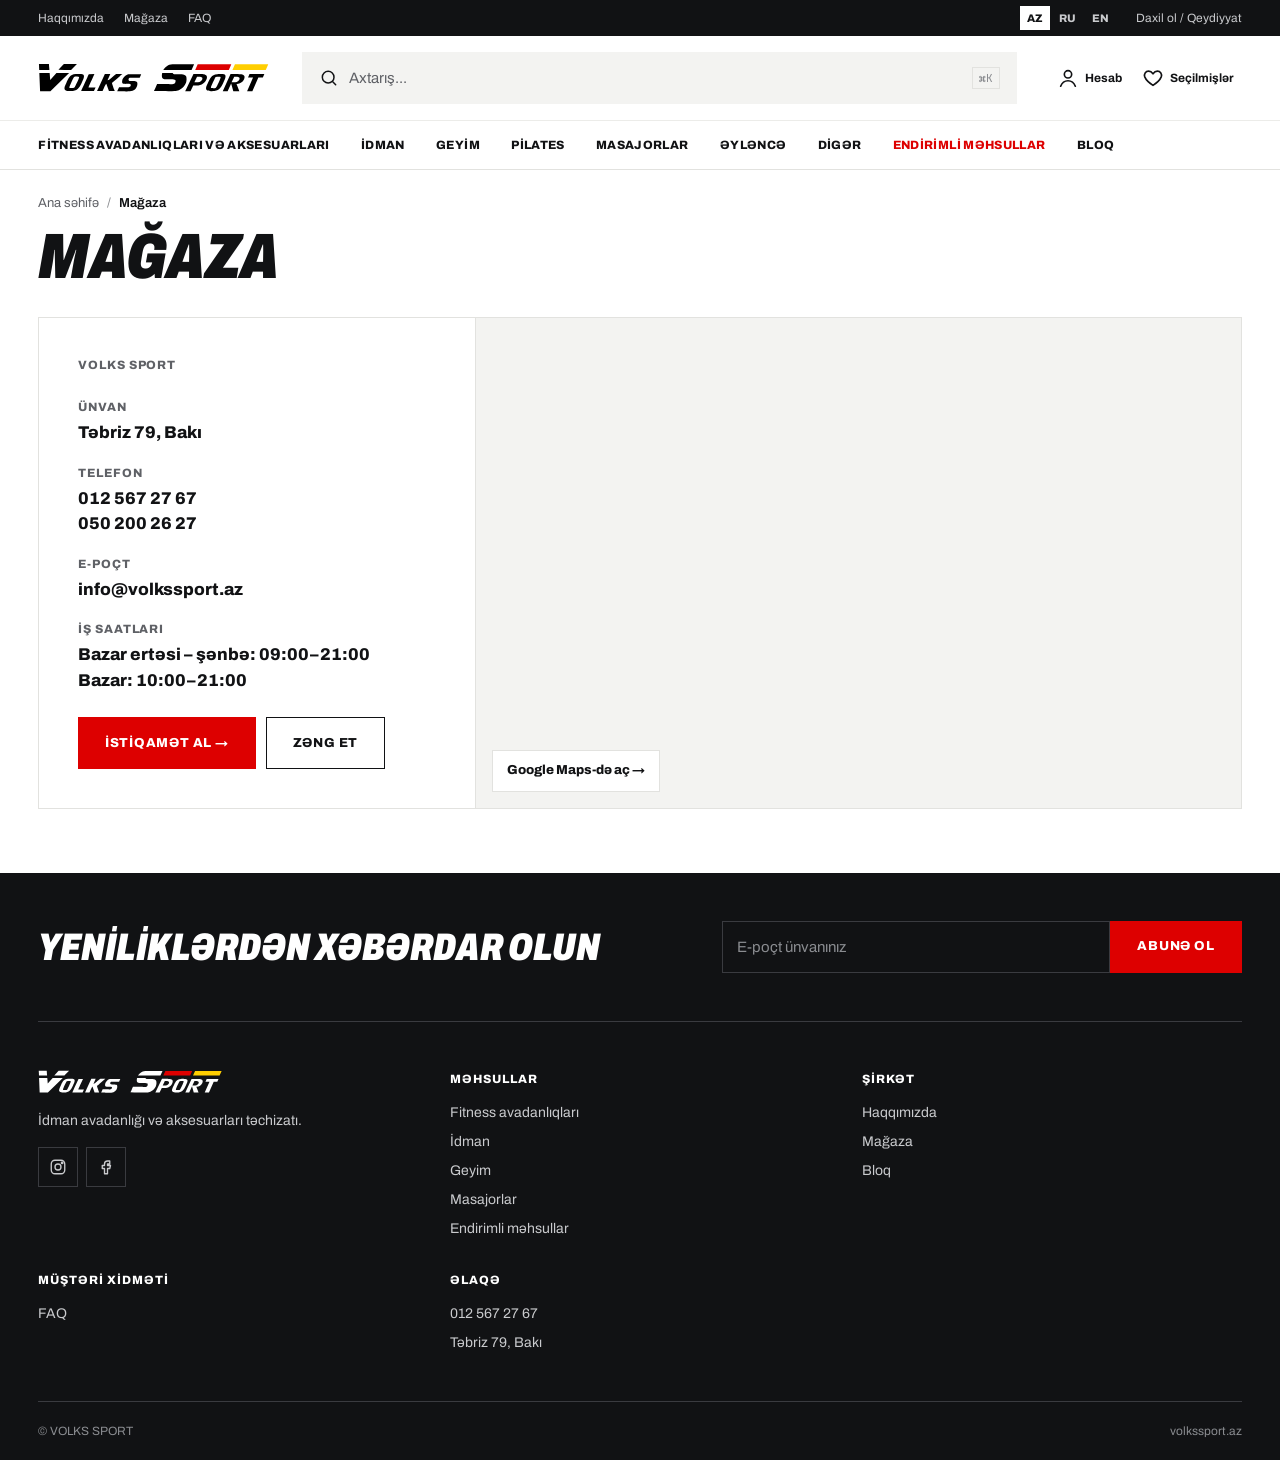
<file: store.html>
<!DOCTYPE html>
<html lang="az">
<head>
<meta charset="utf-8">
<meta name="viewport" content="width=device-width, initial-scale=1, viewport-fit=cover">
<title>Mağaza — VOLKS SPORT</title>
<link rel="preconnect" href="https://fonts.googleapis.com">
<link rel="preconnect" href="https://fonts.gstatic.com" crossorigin>
<link href="https://fonts.googleapis.com/css2?family=Archivo:ital,wdth,wght@0,62..125,100..900;1,62..125,100..900&family=JetBrains+Mono:wght@400;500&display=swap" rel="stylesheet">
<link rel="stylesheet" href="css/tokens.css?v=20261022">
<link rel="stylesheet" href="css/base.css?v=20261022">
<link rel="stylesheet" href="css/components.css?v=20261022">
<link rel="stylesheet" href="css/layout.css?v=20261022">
<link rel="stylesheet" href="css/pages.css?v=20261022">
</head>
<body data-page="store">
<div data-include="partials/header.html"></div>
<!-- PrestaShop: stores.tpl (single store) -->
<main class="vs-container">
  <div class="vs-pagehead"><ol class="vs-breadcrumb"><li><a href="index.html">Ana səhifə</a></li><li><span aria-current="page">Mağaza</span></li></ol><h1 class="vs-h1">Mağaza</h1></div>
  <div class="vs-store">
    <div class="vs-store__card">
      <span class="vs-eyebrow">VOLKS SPORT</span>
      <dl class="vs-store__list">
        <div><dt>Ünvan</dt><dd>Təbriz 79, Bakı</dd></div>
        <div><dt>Telefon</dt><dd><a href="tel:+994125672767">012 567 27 67</a><br><a href="tel:+994502002627">050 200 26 27</a></dd></div>
        <div><dt>E-poçt</dt><dd><a href="mailto:info@volkssport.az">info@volkssport.az</a></dd></div>
        <div><dt>İş saatları</dt><dd>Bazar ertəsi – şənbə: 09:00⁠–⁠21:00<br>Bazar: 10:00⁠–⁠21:00</dd></div>
      </dl>
      <div class="vs-store__actions">
        <a class="vs-btn vs-btn--primary" href="https://www.google.com/maps/dir/?api=1&destination=40.3991527,49.8654493" target="_blank" rel="noopener noreferrer">İstiqamət al →</a>
        <a class="vs-btn vs-btn--outline" href="tel:+994125672767">Zəng et</a>
      </div>
    </div>
    <div class="vs-store__map">
      <iframe title="Volkssport — Google Maps" src="https://maps.google.com/maps?q=40.3991527,49.8654493&z=17&hl=az&output=embed" loading="lazy" referrerpolicy="strict-origin-when-cross-origin" allowfullscreen></iframe>
      <a class="vs-store__maplink" href="https://www.google.com/maps/place/Volkssport/@40.3991568,49.8628744,17z/data=!3m1!4b1!4m6!3m5!1s0x40307d5d313c2efd:0xa3c46c1cb9d22363!8m2!3d40.3991527!4d49.8654493" target="_blank" rel="noopener noreferrer">Google Maps-də aç →</a>
    </div>
  </div>
</main>
<div data-include="partials/footer.html"></div>
<script src="js/i18n.js?v=20261022"></script>
<script src="js/app.js?v=20261022"></script>
<script src="js/pages.js?v=20261022"></script>
<script src="js/pages-info.js?v=20261022"></script>
</body>
</html>
</file>
<file: css/tokens.css>
/* Volkssport design tokens — single source of truth.
   Values extracted from the approved prototype (Volkssport Front Office.dc.html). */
:root {
  /* Color — brand */
  --vs-ink: #111214;
  --vs-white: #FFFFFF;
  --vs-red: #DD0000;
  --vs-red-hover: #B80000;
  --vs-red-active: #A00000;
  --vs-yellow: #FFCE00;

  /* Color — neutrals */
  --vs-text: var(--vs-ink);
  --vs-text-2: #5F6166;
  --vs-text-3: #8A8C90;
  --vs-text-disabled: #A9AAAE;
  --vs-border: #E2E2DF;
  --vs-hairline: #ECECE9;
  --vs-surface: #F3F3F1;
  --vs-surface-2: #F6F6F4;
  --vs-dark-1: #1B1C1F;
  --vs-dark-2: #3A3B40;
  --vs-dark-text-2: #C9CACD;

  /* Color — semantic */
  --vs-primary: var(--vs-red);
  --vs-secondary: var(--vs-ink);
  --vs-success: #1F8A4C;
  --vs-success-bg: #EAF5EE;
  --vs-warning: #B98500;
  --vs-warning-bg: #FFF4D6;
  --vs-error: var(--vs-red);
  --vs-sale: var(--vs-red);
  --vs-new: var(--vs-ink);
  --vs-focus: var(--vs-yellow);

  /* Typography */
  --vs-font: 'Archivo', Helvetica, Arial, sans-serif;
  --vs-font-mono: 'JetBrains Mono', ui-monospace, monospace;
  --vs-fs-display: clamp(56px, 9vw, 148px);
  --vs-fs-h1: clamp(40px, 5vw, 80px);
  --vs-fs-h2: clamp(28px, 3vw, 44px);
  --vs-fs-h3: clamp(20px, 1.8vw, 26px);
  --vs-fs-lg: 17px;
  --vs-fs-body: 15px;
  --vs-fs-ui: 14px;
  --vs-fs-sm: 13px;
  --vs-fs-xs: 12px;
  --vs-fs-2xs: 11px;
  --vs-fs-price: 20px;
  --vs-fs-price-lg: 44px;
  --vs-lh-tight: .9;
  --vs-lh: 1.5;
  --vs-track-caps: .06em;

  /* Space (4px base) */
  --vs-s1: 4px; --vs-s2: 8px; --vs-s3: 12px; --vs-s4: 16px; --vs-s5: 20px;
  --vs-s6: 24px; --vs-s8: 32px; --vs-s10: 40px; --vs-s12: 48px; --vs-s16: 64px; --vs-s20: 80px;
  --vs-gutter: clamp(16px, 3vw, 40px);
  --vs-max: 1440px;

  /* Shape */
  --vs-radius: 0;
  --vs-bw: 1px;
  --vs-bw-strong: 1.5px;
  --vs-shadow-pop: 0 24px 40px -24px rgba(17, 18, 20, .25);

  /* Controls */
  --vs-h-sm: 36px; --vs-h-md: 44px; --vs-h-lg: 52px; --vs-h-xl: 56px;

  /* Motion */
  --vs-ease: cubic-bezier(.2, .7, .2, 1);
  --vs-t-fast: .15s; --vs-t: .25s; --vs-t-slow: .4s;

  /* Layers */
  --vs-z-header: 50; --vs-z-menu: 60; --vs-z-drawer: 80; --vs-z-modal: 90; --vs-z-toast: 100;
}
</file>
<file: css/base.css>
*, *::before, *::after { box-sizing: border-box; }
html { -webkit-text-size-adjust: 100%; }
body { margin: 0; font-family: var(--vs-font); font-size: var(--vs-fs-body); line-height: var(--vs-lh); color: var(--vs-text); background: var(--vs-white); -webkit-font-smoothing: antialiased; }
img { max-width: 100%; display: block; }
a { color: var(--vs-ink); text-decoration: none; transition: color var(--vs-t-fast); }
a:hover { color: var(--vs-red); }
button, input, select, textarea { font: inherit; color: inherit; }
button { cursor: pointer; }
h1, h2, h3, h4, p { margin: 0; }
p, li { text-wrap: pretty; }
::selection { background: var(--vs-yellow); color: var(--vs-ink); }
:focus-visible { outline: 2px solid var(--vs-focus); outline-offset: 2px; }
[hidden] { display: none !important; }
/* Suspend hover effects on image cards while the page is scrolling (set by js/app.js) */
.vs-is-scrolling .vs-card__media, .vs-is-scrolling .vs-catcard, .vs-is-scrolling .vs-brandcard, .vs-is-scrolling .vs-gallery__main, .vs-is-scrolling .vs-hotspot, .vs-is-scrolling .vs-post { pointer-events: none; }

.vs-container { max-width: var(--vs-max); margin: 0 auto; padding-inline: var(--vs-gutter); }
.vs-section { padding-block: clamp(40px, 6vw, 80px) 0; }
.vs-visually-hidden { position: absolute !important; width: 1px; height: 1px; overflow: hidden; clip: rect(0 0 0 0); white-space: nowrap; }
.vs-mono { font-family: var(--vs-font-mono); }
.vs-no-scroll { overflow: hidden; }

/* Typography helpers */
.vs-display { font-size: var(--vs-fs-display); line-height: .86; font-weight: 900; font-style: italic; font-stretch: 66%; text-transform: uppercase; letter-spacing: -.02em; text-wrap: balance; }
.vs-h1 { font-size: var(--vs-fs-h1); line-height: var(--vs-lh-tight); font-weight: 900; font-style: italic; font-stretch: 75%; text-transform: uppercase; letter-spacing: -.01em; }
.vs-h2 { font-size: var(--vs-fs-h2); line-height: 1; font-weight: 900; font-style: italic; font-stretch: 75%; text-transform: uppercase; }
.vs-h3 { font-size: var(--vs-fs-h3); line-height: 1.15; font-weight: 800; }
.vs-eyebrow { font-size: var(--vs-fs-xs); font-weight: 800; letter-spacing: .08em; text-transform: uppercase; color: var(--vs-text-2); }
.vs-muted { color: var(--vs-text-2); }
/* Long single words (e.g. RU "Кардиотренажёры") must not push the page sideways on small screens */
.vs-h1, .vs-h2 { overflow-wrap: break-word; hyphens: auto; }

/* Brand stripe (white / red / yellow) */
.vs-stripe { display: flex; width: 96px; height: 4px; }
.vs-stripe > i { flex: 1; }
.vs-stripe > i:nth-child(1) { background: var(--vs-white); }
.vs-stripe > i:nth-child(2) { background: var(--vs-red); }
.vs-stripe > i:nth-child(3) { background: var(--vs-yellow); }
.vs-stripe--ink > i:nth-child(1) { background: var(--vs-ink); }

@media (prefers-reduced-motion: reduce) { *, *::before, *::after { transition-duration: .01ms !important; animation-duration: .01ms !important; } }
</file>
<file: css/components.css>
/* ================= Button ================= */
.vs-btn { --bg: var(--vs-ink); --fg: var(--vs-white); --bd: var(--vs-ink);
  display: inline-flex; align-items: center; justify-content: center; gap: 8px; height: var(--vs-h-lg); padding: 0 26px;
  background: var(--bg); color: var(--fg); border: var(--vs-bw-strong) solid var(--bd); border-radius: var(--vs-radius);
  font-size: var(--vs-fs-sm); font-weight: 800; letter-spacing: var(--vs-track-caps); text-transform: uppercase; white-space: nowrap;
  transition: background var(--vs-t-fast), color var(--vs-t-fast), border-color var(--vs-t-fast), transform var(--vs-t-fast); }
.vs-btn:hover { --bg: #000; --bd: #000; color: var(--fg); }
.vs-btn:active { transform: translateY(1px); }
.vs-btn--primary { --bg: var(--vs-red); --bd: var(--vs-red); }
.vs-btn--primary:hover { --bg: var(--vs-red-hover); --bd: var(--vs-red-hover); }
.vs-btn--primary:active { --bg: var(--vs-red-active); }
.vs-btn--outline { --bg: transparent; --fg: var(--vs-ink); --bd: var(--vs-ink); }
.vs-btn--outline:hover { --bg: var(--vs-ink); --fg: var(--vs-white); }
.vs-btn--on-dark { --bg: transparent; --fg: var(--vs-white); --bd: var(--vs-white); }
.vs-btn--on-dark:hover { --bg: var(--vs-white); --fg: var(--vs-ink); --bd: var(--vs-white); }
.vs-btn--ghost { --bg: transparent; --fg: var(--vs-ink); --bd: transparent; padding: 0 12px; }
.vs-btn--ghost:hover { --bg: var(--vs-surface); --bd: var(--vs-surface); --fg: var(--vs-ink); }
.vs-btn--sm { height: var(--vs-h-sm); padding: 0 14px; font-size: var(--vs-fs-xs); }
.vs-btn--lg { height: var(--vs-h-xl); padding: 0 32px; font-size: var(--vs-fs-ui); }
.vs-btn--block { width: 100%; }
.vs-btn:disabled, .vs-btn[aria-disabled="true"] { --bg: var(--vs-surface); --fg: var(--vs-text-disabled); --bd: var(--vs-surface); cursor: not-allowed; transform: none; }
.vs-btn.is-loading { color: transparent !important; position: relative; pointer-events: none; }
.vs-btn.is-loading::after { content: ""; position: absolute; width: 18px; height: 18px; border: 2px solid var(--fg); border-right-color: transparent; border-radius: 50%; animation: vs-spin .7s linear infinite; }
@keyframes vs-spin { to { transform: rotate(360deg); } }

/* ================= Icon button ================= */
.vs-iconbtn { display: inline-flex; align-items: center; justify-content: center; gap: 6px; min-width: 44px; height: 44px; padding: 0 8px; border: 0; background: transparent; color: var(--vs-ink); font-size: var(--vs-fs-xs); font-weight: 700; position: relative; transition: background var(--vs-t-fast), color var(--vs-t-fast); }
.vs-iconbtn:hover { background: var(--vs-surface); }
.vs-iconbtn svg { width: 22px; height: 22px; flex: none; }
.vs-iconbtn--round { border-radius: 50%; background: var(--vs-white); width: 36px; min-width: 36px; height: 36px; padding: 0; }
.vs-iconbtn--round svg { width: 18px; height: 18px; }
.vs-iconbtn[aria-pressed="true"] { color: var(--vs-red); }
.vs-iconbtn[aria-pressed="true"] svg { fill: currentColor; animation: vs-pop .3s var(--vs-ease); }
.vs-iconbtn:disabled { color: var(--vs-text-disabled); cursor: not-allowed; background: transparent; }
.vs-iconbtn__count { position: absolute; top: 4px; right: 2px; min-width: 18px; height: 18px; padding: 0 5px; border-radius: 9px; background: var(--vs-red); color: var(--vs-white); font-size: 10.5px; font-weight: 800; line-height: 18px; text-align: center; }
@keyframes vs-pop { 50% { transform: scale(1.25); } }

/* ================= Badge ================= */
.vs-badge { display: inline-flex; align-items: center; height: 22px; padding: 0 7px; font-size: 11px; font-weight: 800; letter-spacing: .04em; text-transform: uppercase; background: var(--vs-ink); color: var(--vs-white); }
.vs-badge--sale { background: var(--vs-sale); }
.vs-badge--new { background: var(--vs-new); }
.vs-badge--stock { background: var(--vs-success-bg); color: var(--vs-success); }
.vs-badge--low { background: var(--vs-warning-bg); color: #7A5A00; }
.vs-badge--out { background: var(--vs-surface); color: var(--vs-text-2); }

/* ================= Price ================= */
.vs-price { display: flex; align-items: baseline; flex-wrap: wrap; gap: 4px 10px; }
.vs-price__current { font-size: var(--vs-fs-price); font-weight: 900; letter-spacing: -.01em; line-height: 1; }
.vs-price__old { font-size: var(--vs-fs-sm); color: var(--vs-text-3); text-decoration: line-through; }
.vs-price__save { font-size: var(--vs-fs-2xs); font-weight: 800; background: var(--vs-red); color: var(--vs-white); padding: 3px 6px; }
.vs-price--sale .vs-price__current { color: var(--vs-sale); }
.vs-price--call .vs-price__current { font-size: var(--vs-fs-sm); font-weight: 700; }
.vs-price--lg .vs-price__current { font-size: var(--vs-fs-price-lg); }
.vs-price--lg .vs-price__old { font-size: 16px; }

/* ================= Product card ================= */
.vs-card { position: relative; display: flex; flex-direction: column; background: var(--vs-white); min-width: 0; }
.vs-card__media { position: relative; aspect-ratio: 1; background: var(--vs-white); border: var(--vs-bw) solid var(--vs-hairline); overflow: hidden; transition: border-color var(--vs-t); }
.vs-card__media img { width: 100%; height: 100%; object-fit: contain; padding: 14px; transition: transform var(--vs-t-slow) var(--vs-ease); }
.vs-card:hover .vs-card__media { border-color: var(--vs-ink); }
.vs-card:hover .vs-card__media img { transform: scale(1.05); }
.vs-card__media.is-error::after { content: "Şəkil yoxdur"; position: absolute; inset: 0; display: grid; place-items: center; font-family: var(--vs-font-mono); font-size: 11px; color: var(--vs-text-3); background: var(--vs-surface-2); }
/* Hover image swap (desktop mouse only; class set by js/app.js). Second photo is stacked over the cover. */
.vs-card .vs-card__media img.vs-card__alt { position: absolute; inset: 0; opacity: 0; pointer-events: none; transition: opacity 280ms ease, transform var(--vs-t-slow) var(--vs-ease); }
.vs-card .vs-card__media.is-alt img.vs-card__alt { opacity: 1; }
.vs-card--out .vs-card__media.is-alt img.vs-card__alt { opacity: .45; }
.vs-card__media:has(.vs-card__alt) img:not(.vs-card__alt) { transition: transform var(--vs-t-slow) var(--vs-ease), opacity 280ms ease; }
.vs-card .vs-card__media.is-alt img:not(.vs-card__alt) { opacity: 0; }
.vs-card__badges { position: absolute; top: 10px; left: 10px; display: flex; gap: 6px; z-index: 1; }
.vs-card__wish { position: absolute; top: 8px; right: 8px; z-index: 2; }
.vs-card__quick { position: absolute; left: 10px; right: 10px; bottom: 10px; z-index: 2; opacity: 0; transform: translateY(6px); transition: opacity var(--vs-t), transform var(--vs-t); }
.vs-card:hover .vs-card__quick, .vs-card:focus-within .vs-card__quick { opacity: 1; transform: none; }
.vs-card__body { display: flex; flex-direction: column; gap: 4px; padding: 12px 2px 0; flex: 1; }
.vs-card__brand { font-size: var(--vs-fs-2xs); font-weight: 800; letter-spacing: .08em; text-transform: uppercase; color: var(--vs-text-2); }
.vs-card__name { font-size: var(--vs-fs-ui); font-weight: 600; line-height: 1.35; display: -webkit-box; -webkit-line-clamp: 2; -webkit-box-orient: vertical; overflow: hidden; min-height: 2.7em; }
.vs-card__name a::after { content: ""; position: absolute; inset: 0; z-index: 1; }
.vs-card__code { font-family: var(--vs-font-mono); font-size: var(--vs-fs-2xs); color: var(--vs-text-3); }
.vs-card__price { margin-top: auto; padding-top: 8px; }
.vs-card--out .vs-card__media img { opacity: .45; filter: grayscale(1); }
.vs-card--out .vs-card__price { opacity: .6; }
/* skeleton */
.vs-card--skeleton .vs-card__media, .vs-card--skeleton .vs-skel { background: linear-gradient(90deg, var(--vs-surface) 0, var(--vs-surface-2) 50%, var(--vs-surface) 100%) 0 0 / 200% 100%; animation: vs-shimmer 1.2s linear infinite; border-color: transparent; }
.vs-skel { display: block; height: 12px; }
@keyframes vs-shimmer { to { background-position: -200% 0; } }

/* ================= Category card ================= */
.vs-catcard { display: block; color: var(--vs-ink); }
.vs-catcard__media { aspect-ratio: 1.56; border-radius: 4px; overflow: hidden; background: var(--vs-ink); transition: transform var(--vs-t), box-shadow var(--vs-t); }
.vs-catcard__media img { width: 100%; height: 100%; object-fit: cover; }
.vs-catcard:hover .vs-catcard__media { transform: translateY(-3px); box-shadow: 0 12px 24px -12px rgba(17, 18, 20, .45); }
.vs-catcard__name { font-size: var(--vs-fs-lg); font-weight: 900; font-style: italic; font-stretch: 75%; text-transform: uppercase; line-height: 1; }
.vs-catcard__cta { font-size: var(--vs-fs-sm); font-weight: 700; color: var(--vs-red); }
.vs-catcard:hover { color: var(--vs-ink); }

/* ================= Brand card ================= */
.vs-brandcard { display: grid; place-items: center; height: 96px; padding: 8px 14px; border: var(--vs-bw) solid var(--vs-hairline); background: var(--vs-white); transition: border-color var(--vs-t-fast); }
/* One fixed grid cell = the card's content box. Without it the auto row grew to the img's 80px max-height, so on 72px mobile cards
   the logo box overflowed downwards and sat ~11px below centre. */
.vs-brandcard { grid-template: minmax(0, 1fr) / minmax(0, 1fr); }
/* Logo files are mostly 200x153 canvases with built-in margins: fill the card box with object-fit: contain (ratio kept, never cropped) instead of capping the canvas at 44px. */
.vs-brandcard img { width: 100%; height: 100%; max-height: 80px; object-fit: contain; filter: grayscale(1); opacity: .8; transition: filter var(--vs-t), opacity var(--vs-t); }
.vs-brandcard:hover { border-color: var(--vs-ink); }
.vs-brandcard:hover img { filter: none; opacity: 1; }
/* NAKTO only: logo file is a 271x350 white canvas with the mark (161x48) in the middle, so it rendered ~3x smaller than other logos.
   Scale the image (ratio kept); the card clips only the white margin. Remove when a tightly cropped logo is uploaded in PrestaShop. */
.vs-brandcard:has(img[src$="/nakto.png"]) { overflow: hidden; }
.vs-brandcard img[src$="/nakto.png"] { transform: scale(2.4); translate: 0 -7.2%; } /* mark sits 3% below the canvas centre: 3% x scale */
@media (max-width: 480px) { .vs-brandcard img[src$="/nakto.png"] { transform: scale(2.1); translate: 0 -6.3%; } } /* keeps ~8px side margin in the 96px-wide cards at 360px */
/* GREENHILL only: the mark fills the left 63% of its 200x153 canvas (centre 18.25% of the drawn width left of middle).
   Shift right by 18.25% of the drawn width = min(element width, box height x 1.307). Remove when a centred logo is uploaded in PrestaShop. */
.vs-brandcard:has(img[src$="/greenhill.png"]) { overflow: hidden; }
.vs-brandcard img[src$="/greenhill.png"] { translate: min(18.25%, 19.1px) 0; }
@media (max-width: 600px) { .vs-brandcard img[src$="/greenhill.png"] { translate: min(18.25%, 14.3px) 0; } }
.vs-brandcard__name { font-size: var(--vs-fs-sm); font-weight: 800; letter-spacing: .04em; text-transform: uppercase; text-align: center; color: var(--vs-text-2); overflow-wrap: anywhere; }
.vs-brandcard:hover .vs-brandcard__name { color: var(--vs-ink); }
.vs-brandcard.is-active { border: 2px solid var(--vs-ink); }

/* ================= Form controls ================= */
.vs-field { display: flex; flex-direction: column; gap: 6px; font-size: var(--vs-fs-sm); font-weight: 600; }
.vs-input, .vs-select { height: var(--vs-h-lg); padding: 0 14px; border: var(--vs-bw-strong) solid var(--vs-border); background: var(--vs-white); font-size: var(--vs-fs-body); border-radius: 0; outline: none; transition: border-color var(--vs-t-fast); width: 100%; }
.vs-input:hover, .vs-select:hover { border-color: var(--vs-text-3); }
.vs-input:focus, .vs-select:focus { border-color: var(--vs-ink); box-shadow: 0 0 0 3px var(--vs-yellow); }
.vs-input:disabled, .vs-select:disabled { background: var(--vs-surface); color: var(--vs-text-disabled); cursor: not-allowed; }
.vs-field.is-error .vs-input { border-color: var(--vs-red); }
.vs-field__msg { font-size: var(--vs-fs-xs); font-weight: 500; color: var(--vs-text-2); }
.vs-field.is-error .vs-field__msg { color: var(--vs-red); }
.vs-select { appearance: none; padding-right: 40px; background: var(--vs-white) url("data:image/svg+xml,%3Csvg xmlns='http://www.w3.org/2000/svg' width='12' height='8'%3E%3Cpath d='M1 1l5 5 5-5' fill='none' stroke='%23111214' stroke-width='1.6'/%3E%3C/svg%3E") no-repeat right 14px center; cursor: pointer; }
.vs-check { display: flex; align-items: center; gap: 10px; min-height: 32px; font-size: var(--vs-fs-ui); cursor: pointer; }
.vs-check input { appearance: none; width: 18px; height: 18px; margin: 0; border: var(--vs-bw-strong) solid var(--vs-text-3); background: var(--vs-white); display: grid; place-items: center; flex: none; cursor: pointer; transition: background var(--vs-t-fast), border-color var(--vs-t-fast); }
.vs-check input:checked { background: var(--vs-ink); border-color: var(--vs-ink); }
.vs-check input:checked::after { content: ""; width: 9px; height: 5px; border: 2px solid var(--vs-white); border-top: 0; border-right: 0; transform: rotate(-45deg) translate(1px, -1px); }
.vs-check input:disabled { background: var(--vs-surface); border-color: var(--vs-border); cursor: not-allowed; }
.vs-check:has(input:disabled) { color: var(--vs-text-disabled); cursor: not-allowed; }
.vs-check__count { margin-left: auto; font-size: var(--vs-fs-xs); color: var(--vs-text-3); }

/* ================= Search field ================= */
.vs-search { position: relative; display: flex; align-items: center; flex: 1; max-width: 720px; height: var(--vs-h-lg); padding: 0 16px; gap: 10px; background: var(--vs-surface); border: var(--vs-bw-strong) solid transparent; color: var(--vs-text-2); font-size: var(--vs-fs-body); text-align: left; transition: border-color var(--vs-t-fast), background var(--vs-t-fast); }
.vs-search:hover { border-color: var(--vs-ink); background: var(--vs-white); }
.vs-search svg { width: 20px; height: 20px; flex: none; color: var(--vs-ink); }
.vs-search__kbd { margin-left: auto; font-family: var(--vs-font-mono); font-size: 11px; padding: 2px 6px; border: 1px solid var(--vs-border); color: var(--vs-text-3); }

/* ================= Chips ================= */
.vs-chips { display: flex; flex-wrap: wrap; gap: 8px; }
.vs-chip { display: inline-flex; align-items: center; gap: 8px; height: 40px; padding: 0 16px; border: var(--vs-bw-strong) solid var(--vs-border); background: var(--vs-white); font-size: var(--vs-fs-sm); font-weight: 700; color: var(--vs-ink); transition: border-color var(--vs-t-fast), background var(--vs-t-fast); }
.vs-chip:hover { border-color: var(--vs-ink); color: var(--vs-ink); }
.vs-chip[aria-current="true"], .vs-chip.is-active { background: var(--vs-ink); border-color: var(--vs-ink); color: var(--vs-white); }
.vs-chip__count { font-weight: 500; color: var(--vs-text-3); }
.vs-chip.is-active .vs-chip__count, .vs-chip[aria-current="true"] .vs-chip__count { color: var(--vs-dark-text-2); }
.vs-chip--removable::after { content: "×"; font-size: 16px; line-height: 1; }

/* ================= Breadcrumb ================= */
.vs-breadcrumb { display: flex; flex-wrap: wrap; gap: 8px; font-size: var(--vs-fs-sm); color: var(--vs-text-2); list-style: none; margin: 0; padding: 0; }
.vs-breadcrumb li + li::before { content: "/"; margin-right: 8px; color: var(--vs-text-3); }
.vs-breadcrumb a { color: var(--vs-text-2); }
.vs-breadcrumb a:hover { color: var(--vs-red); }
.vs-breadcrumb [aria-current="page"] { color: var(--vs-ink); font-weight: 600; }

/* ================= Pagination ================= */
.vs-pagination { display: flex; align-items: center; justify-content: center; gap: 4px; flex-wrap: wrap; }
.vs-pagination__item { min-width: 40px; height: 40px; padding: 0 8px; display: inline-grid; place-items: center; border: 0; background: transparent; font-size: var(--vs-fs-ui); font-weight: 700; color: var(--vs-ink); }
.vs-pagination__item:hover { outline: 1.5px solid var(--vs-ink); outline-offset: -1.5px; color: var(--vs-ink); }
.vs-pagination__item[aria-current="page"] { background: var(--vs-ink); color: var(--vs-white); }
.vs-pagination__item:disabled { color: var(--vs-text-disabled); outline: 0; cursor: not-allowed; }
.vs-pagination__gap { min-width: 32px; text-align: center; color: var(--vs-text-3); font-weight: 700; }

/* ================= Tabs ================= */
.vs-tabs__list { display: flex; gap: 0; border-bottom: var(--vs-bw) solid var(--vs-border); overflow-x: auto; scrollbar-width: none; }
.vs-tabs__tab { flex: none; height: 56px; padding: 0 22px; border: 0; background: transparent; font-size: var(--vs-fs-ui); font-weight: 800; letter-spacing: .03em; text-transform: uppercase; color: var(--vs-text-2); box-shadow: inset 0 -3px 0 transparent; transition: color var(--vs-t-fast), box-shadow var(--vs-t-fast); }
.vs-tabs__tab:hover { color: var(--vs-ink); }
.vs-tabs__tab[aria-selected="true"] { color: var(--vs-ink); box-shadow: inset 0 -3px 0 var(--vs-red); }
.vs-tabs__tab:disabled { color: var(--vs-text-disabled); cursor: not-allowed; }
.vs-tabs__panel { padding: 32px 0; }
@media (max-width: 480px) { .vs-tabs__tab { padding: 0 12px; } } /* two tabs fit side by side on phones */
/* Short spec-tab label: only Russian on phones (the full RU label does not fit next to «Описание») */
.vs-tabs__short { display: none; }
@media (max-width: 480px) { html[lang="ru"] .vs-tabs__full { display: none; } html[lang="ru"] .vs-tabs__short { display: inline; } }

/* ================= Accordion ================= */
.vs-acc { border-top: var(--vs-bw) solid var(--vs-border); }
.vs-acc__item { border-bottom: var(--vs-bw) solid var(--vs-border); }
.vs-acc__head { display: flex; width: 100%; align-items: center; justify-content: space-between; gap: 16px; min-height: 56px; padding: 12px 0; border: 0; background: none; font-size: var(--vs-fs-ui); font-weight: 800; text-align: left; }
.vs-acc__head::after { content: "+"; font-size: 22px; font-weight: 400; transition: transform var(--vs-t); }
.vs-acc__head[aria-expanded="true"]::after { transform: rotate(45deg); }
.vs-acc__body { display: grid; grid-template-rows: 0fr; transition: grid-template-rows var(--vs-t) var(--vs-ease); }
.vs-acc__head[aria-expanded="true"] + .vs-acc__body { grid-template-rows: 1fr; }
.vs-acc__inner { overflow: hidden; }
.vs-acc__inner > * { padding-bottom: 16px; }

/* ================= Spec table ================= */
.vs-spec { width: 100%; border-collapse: collapse; font-size: var(--vs-fs-ui); }
.vs-spec th, .vs-spec td { padding: 14px 16px; text-align: left; vertical-align: top; border-bottom: var(--vs-bw) solid var(--vs-hairline); }
.vs-spec th, .vs-spec td { overflow-wrap: anywhere; }
.vs-spec th { width: 40%; font-weight: 500; color: var(--vs-text-2); }
.vs-spec td { font-weight: 700; }
.vs-spec tr:nth-child(odd) { background: var(--vs-surface-2); }

/* ================= Quantity selector (UI only) ================= */
.vs-qty { display: inline-flex; align-items: center; height: var(--vs-h-lg); border: var(--vs-bw-strong) solid var(--vs-border); }
.vs-qty button { width: 44px; height: 100%; border: 0; background: transparent; font-size: 18px; }
.vs-qty button:hover { background: var(--vs-surface); }
.vs-qty button:disabled { color: var(--vs-text-disabled); background: transparent; cursor: not-allowed; }
.vs-qty input { width: 48px; height: 100%; border: 0; text-align: center; font-weight: 700; -moz-appearance: textfield; }

/* ================= Rating ================= */
.vs-rating { display: inline-flex; align-items: center; gap: 2px; color: var(--vs-ink); font-size: var(--vs-fs-sm); }
.vs-rating__star { width: 14px; height: 14px; background: var(--vs-border); clip-path: polygon(50% 0, 61% 35%, 98% 35%, 68% 57%, 79% 91%, 50% 70%, 21% 91%, 32% 57%, 2% 35%, 39% 35%); }
.vs-rating__star.is-on { background: var(--vs-ink); }

/* ================= Alert ================= */
.vs-alert { display: flex; gap: 12px; padding: 14px 16px; font-size: var(--vs-fs-ui); border: var(--vs-bw) solid var(--vs-border); background: var(--vs-surface-2); }
.vs-alert--success { background: var(--vs-success-bg); border-color: transparent; color: #1F6B3D; }
.vs-alert--warning { background: var(--vs-warning-bg); border-color: transparent; color: #7A5A00; }
.vs-alert--error { background: #FDECEC; border-color: transparent; color: var(--vs-red-active); }

/* ================= Toast ================= */
.vs-toast-region { position: fixed; left: 50%; bottom: 24px; transform: translateX(-50%); z-index: var(--vs-z-toast); display: flex; flex-direction: column; gap: 8px; pointer-events: none; }
.vs-toast { display: flex; align-items: center; gap: 12px; padding: 14px 18px; background: var(--vs-ink); color: var(--vs-white); font-size: var(--vs-fs-ui); font-weight: 600; box-shadow: var(--vs-shadow-pop); animation: vs-toast-in var(--vs-t) var(--vs-ease); pointer-events: auto; }
.vs-toast::before { content: ""; width: 8px; height: 8px; background: var(--vs-yellow); flex: none; }
.vs-toast--error::before { background: var(--vs-red); }
.vs-toast.is-leaving { opacity: 0; transform: translateY(8px); transition: opacity var(--vs-t), transform var(--vs-t); }
@keyframes vs-toast-in { from { opacity: 0; transform: translateY(12px); } }

/* ================= Modal & Drawer ================= */
.vs-overlay { position: fixed; inset: 0; background: rgba(17, 18, 20, .55); z-index: var(--vs-z-modal); display: flex; align-items: center; justify-content: center; padding: 16px; opacity: 0; transition: opacity var(--vs-t); }
.vs-overlay.is-open { opacity: 1; }
.vs-modal { width: min(560px, 100%); max-height: calc(100vh - 32px); overflow: auto; background: var(--vs-white); padding: 32px; position: relative; transform: translateY(12px); transition: transform var(--vs-t) var(--vs-ease); }
.vs-modal--wide { width: min(1000px, 100%); }
.vs-overlay.is-open .vs-modal { transform: none; }
.vs-modal__close { position: absolute; top: 12px; right: 12px; }
.vs-drawer { position: fixed; top: 0; bottom: 0; right: 0; width: min(440px, 100%); background: var(--vs-white); z-index: var(--vs-z-drawer); transform: translateX(100%); transition: transform var(--vs-t) var(--vs-ease); display: flex; flex-direction: column; }
.vs-drawer.is-open { transform: none; }
.vs-sheet { position: fixed; left: 0; right: 0; bottom: 0; max-height: 88vh; background: var(--vs-white); z-index: var(--vs-z-drawer); transform: translateY(100%); transition: transform var(--vs-t) var(--vs-ease); display: flex; flex-direction: column; }
.vs-sheet.is-open { transform: none; }
.vs-sheet__head { display: flex; align-items: center; justify-content: space-between; padding: 12px 16px; border-bottom: var(--vs-bw) solid var(--vs-border); font-weight: 800; }
.vs-sheet__body { overflow: auto; padding: 0 16px; flex: 1; }
.vs-sheet__foot { display: flex; gap: 10px; padding: 12px 16px calc(12px + env(safe-area-inset-bottom)); border-top: var(--vs-bw) solid var(--vs-border); }
.vs-scrim { position: fixed; inset: 0; background: rgba(17, 18, 20, .45); z-index: calc(var(--vs-z-drawer) - 1); opacity: 0; pointer-events: none; transition: opacity var(--vs-t); }
.vs-scrim.is-open { opacity: 1; pointer-events: auto; }

/* ================= Empty state ================= */
.vs-empty { display: flex; flex-direction: column; align-items: flex-start; gap: 12px; padding: 48px 0; }
.vs-empty__title { font-size: var(--vs-fs-h3); font-weight: 800; }
.vs-empty__text { color: var(--vs-text-2); max-width: 46ch; }
</file>
<file: css/layout.css>
/* ================= Utility bar ================= */
.vs-util { background: var(--vs-ink); color: var(--vs-white); font-size: var(--vs-fs-xs); }
.vs-util__inner { display: flex; align-items: center; justify-content: space-between; gap: 16px; height: 36px; }
.vs-util__links, .vs-util__right { display: flex; align-items: center; gap: 20px; }
.vs-util a { color: var(--vs-dark-text-2); }
.vs-util a:hover { color: var(--vs-white); }
.vs-lang { display: flex; gap: 2px; }
.vs-lang button { height: 24px; padding: 0 7px; border: 0; background: transparent; color: var(--vs-dark-text-2); font-size: 11px; font-weight: 800; }
.vs-lang button[aria-pressed="true"] { background: var(--vs-white); color: var(--vs-ink); }
/* Language switch on white (mobile menu) — 44px touch targets */
.vs-lang--light { gap: 4px; }
.vs-lang--light button { min-width: 44px; height: 44px; padding: 0 10px; border: var(--vs-bw-strong) solid var(--vs-border); color: var(--vs-ink); font-size: var(--vs-fs-sm); }
.vs-lang--light button[aria-pressed="true"] { background: var(--vs-ink); border-color: var(--vs-ink); color: var(--vs-white); }

/* ================= Header ================= */
.vs-header { position: sticky; top: 0; z-index: var(--vs-z-header); background: var(--vs-white); border-bottom: var(--vs-bw) solid var(--vs-border); }
.vs-header__main { display: flex; align-items: center; gap: 32px; height: 84px; }
.vs-header__logo img { height: 30px; width: auto; }
.vs-header__icons { display: flex; align-items: center; gap: 4px; margin-left: auto; }
.vs-header__burger { display: none; }
.vs-nav { border-top: var(--vs-bw) solid var(--vs-hairline); }
.vs-nav__list { display: flex; flex-wrap: nowrap; justify-content: flex-start; gap: clamp(0px, calc(2.6vw - 22px), 28px); list-style: none; margin: 0 auto; padding-block: 0; }
/* First/last link: no outer padding so the row starts at the logo edge and ends at the container edge */
.vs-nav__item:first-child > .vs-nav__link { padding-left: 0; }
.vs-nav__item:first-child > .vs-nav__link::after { left: 0; }
.vs-nav__item:last-child > .vs-nav__link { padding-right: 0; }
.vs-nav__item:last-child > .vs-nav__link::after { right: 0; }
.vs-nav__link { display: flex; align-items: center; justify-content: center; gap: 5px; height: 48px; padding: 0 14px; font-size: 12.5px; font-weight: 800; letter-spacing: .03em; text-transform: uppercase; white-space: nowrap; position: relative; }
.vs-nav__link::after { content: ""; position: absolute; left: 14px; right: 14px; bottom: 0; height: 3px; background: var(--vs-red); transform: scaleX(0); transition: transform var(--vs-t-fast); }
.vs-nav__item.is-open > .vs-nav__link::after, .vs-nav__link:hover::after { transform: none; }
.vs-nav__link:hover { color: var(--vs-ink); }
.vs-nav__link--sale { color: var(--vs-red); }

/* ================= Mega menu ================= */
.vs-mega { position: absolute; left: 0; right: 0; top: 100%; background: var(--vs-white); border-bottom: var(--vs-bw) solid var(--vs-border); box-shadow: var(--vs-shadow-pop); max-height: calc(100vh - 180px); overflow-y: auto; overscroll-behavior: contain; z-index: var(--vs-z-menu); opacity: 0; visibility: hidden; transform: translateY(-4px); transition: opacity var(--vs-t-fast), transform var(--vs-t-fast), visibility 0s linear var(--vs-t-fast); }
.vs-mega.is-open { opacity: 1; visibility: visible; transform: none; transition-delay: 0s; }
.vs-mega__inner { display: grid; grid-template-columns: repeat(auto-fill, minmax(200px, 1fr)); gap: 28px 32px; padding-block: 32px 48px; }
.vs-mega__title { display: block; font-size: var(--vs-fs-sm); font-weight: 800; text-transform: uppercase; letter-spacing: .03em; margin-bottom: 10px; padding-bottom: 8px; border-bottom: 2px solid var(--vs-ink); }
.vs-mega__list { list-style: none; margin: 0; padding: 0; display: flex; flex-direction: column; gap: 2px; }
.vs-mega__list a { display: block; padding: 4px 0; font-size: var(--vs-fs-ui); color: var(--vs-text-2); }
.vs-mega__list a:hover { color: var(--vs-red); }
.vs-mega__all { display: inline-block; margin-top: 8px; font-size: var(--vs-fs-sm); font-weight: 700; color: var(--vs-red); }

/* ================= Search overlay ================= */
.vs-searchpanel { position: fixed; inset: 0; z-index: var(--vs-z-modal); background: var(--vs-white); overflow: auto; opacity: 0; visibility: hidden; transition: opacity var(--vs-t-fast), visibility 0s linear var(--vs-t-fast); }
.vs-searchpanel.is-open { opacity: 1; visibility: visible; transition-delay: 0s; }
.vs-searchpanel__bar { display: flex; align-items: center; gap: 16px; height: 84px; border-bottom: var(--vs-bw) solid var(--vs-border); }
.vs-searchpanel__input { flex: 1; height: 56px; border: 0; border-bottom: 2px solid var(--vs-ink); font-size: clamp(20px, 2.4vw, 28px); font-weight: 700; outline: none; background: transparent; }
.vs-searchpanel__grid { display: grid; grid-template-columns: minmax(200px, 1fr) minmax(0, 3fr); gap: 40px; padding-block: 32px 64px; }
.vs-searchpanel__group + .vs-searchpanel__group { margin-top: 28px; }
.vs-searchpanel__list { list-style: none; margin: 10px 0 0; padding: 0; display: flex; flex-direction: column; gap: 6px; }
.vs-searchpanel__list a { color: var(--vs-text-2); }
.vs-searchpanel__list mark { background: none; color: var(--vs-ink); font-weight: 800; }

/* ================= Mobile nav ================= */
.vs-mnav { position: fixed; inset: 0; z-index: var(--vs-z-drawer); background: var(--vs-white); display: flex; flex-direction: column; transform: translateX(-100%); transition: transform var(--vs-t) var(--vs-ease); }
.vs-mnav.is-open { transform: none; }
.vs-mnav__head { display: flex; align-items: center; justify-content: space-between; height: 60px; padding: 0 12px 0 16px; border-bottom: var(--vs-bw) solid var(--vs-border); }
.vs-mnav__body { flex: 1; overflow: auto; }
.vs-mnav__row { display: flex; align-items: center; justify-content: space-between; width: 100%; min-height: 56px; padding: 0 16px; border: 0; border-bottom: var(--vs-bw) solid var(--vs-hairline); background: none; font-size: var(--vs-fs-ui); font-weight: 800; text-transform: uppercase; text-align: left; color: var(--vs-ink); }
.vs-mnav__row--sub { text-transform: none; font-weight: 600; }
.vs-mnav__back { color: var(--vs-text-2); font-weight: 700; text-transform: none; justify-content: flex-start; gap: 8px; }
.vs-tabbar { display: none; }

/* ================= Hero A (split + 4 hotspots) ================= */
/* Copy ~27% / collection image ~73%. The image keeps its 2072:759 ratio; the copy block is sized to fit inside
   the image height (>=1280 px) so the dark band has no empty strips above/below the image. */
.vs-hero-a { padding-top: 16px; max-width: 1680px; }
.vs-hero-a__grid { display: grid; grid-template-columns: minmax(280px, 27fr) minmax(0, 73fr); background: var(--vs-ink); color: var(--vs-white); }
.vs-hero-a__copy { padding: clamp(16px, 1.4vw, 32px) clamp(18px, 1.6vw, 40px); display: flex; flex-direction: column; justify-content: center; gap: clamp(10px, .9vw, 16px); min-width: 0; }
.vs-hero-a__copy img { height: clamp(22px, 1.8vw, 28px); width: auto; align-self: flex-start; }
.vs-hero-a__kicker { font-size: clamp(14px, 1.15vw, 18px); line-height: 1.3; font-weight: 700; letter-spacing: .04em; text-transform: uppercase; text-wrap: balance; }
.vs-hero-a__text { color: var(--vs-dark-text-2); font-size: clamp(14px, 1.05vw, 16px); line-height: 1.5; text-wrap: pretty; }
.vs-hero-a__ctas { display: flex; gap: 8px; flex-wrap: wrap; margin-top: 4px; }
.vs-hero-a__ctas .vs-btn { height: var(--vs-h-md); padding: 0 clamp(12px, 1vw, 24px); letter-spacing: .03em; }
/* 1025–1279 px: side-by-side layout with a short image; compact the copy so it fits the image height
   (both buttons on one row) instead of leaving black bands above/below the image. */
@media (min-width: 1024.02px) and (max-width: 1279.98px) {
  .vs-hero-a__copy { padding-block: 14px; gap: 8px; }
  .vs-hero-a__copy img { height: 20px; }
  .vs-hero-a__kicker { font-size: 13px; }
  .vs-hero-a__text { font-size: 13px; line-height: 1.42; }
  .vs-hero-a__ctas { flex-wrap: nowrap; gap: 6px; margin-top: 2px; }
  .vs-hero-a__ctas .vs-btn { height: 40px; padding: 0 10px; font-size: 12px; letter-spacing: .02em; }
}
.vs-hero-a__media { position: relative; aspect-ratio: 2072 / 759; align-self: center; width: 100%; }
.vs-hero-a__media > img { position: absolute; inset: 0; width: 100%; height: 100%; }
.vs-hotspot { position: absolute; transition: background var(--vs-t-fast); }
.vs-hotspot:hover { background: rgba(255, 255, 255, .08); }
.vs-hotspot:focus-visible { outline-offset: -3px; }

/* ================= Hero B (typographic) ================= */
.vs-hero-b { position: relative; background: var(--vs-dark-1) repeating-linear-gradient(135deg, #232428 0 1px, transparent 1px 14px); color: var(--vs-white); overflow: hidden; }
.vs-hero-b__inner { position: relative; display: flex; flex-direction: column; justify-content: flex-end; gap: 28px; min-height: 720px; padding-block: clamp(80px, 10vw, 140px) 56px; }
.vs-hero-b__row { display: flex; justify-content: space-between; align-items: flex-end; gap: 32px; flex-wrap: wrap; }
.vs-hero-b__lead { max-width: 520px; display: flex; flex-direction: column; gap: 24px; font-size: 19px; color: var(--vs-dark-text-2); }

/* ================= Trust strip ================= */
.vs-trust { display: grid; grid-template-columns: repeat(3, minmax(0, 1fr)); border-bottom: var(--vs-bw) solid var(--vs-border); }
.vs-trust__item { padding: 22px 24px; display: flex; flex-direction: column; gap: 2px; border-right: var(--vs-bw) solid var(--vs-border); }
.vs-trust__item:last-child { border-right: 0; }
.vs-trust__a { font-weight: 800; }
.vs-trust__b { font-size: var(--vs-fs-sm); color: var(--vs-text-2); }

/* ================= Section header & grids ================= */
.vs-sechead { display: flex; flex-wrap: wrap; align-items: flex-end; justify-content: space-between; gap: 8px 16px; margin-bottom: 24px; }
.vs-sechead > h2 { min-width: 0; overflow-wrap: break-word; }
.vs-sechead__link { font-size: var(--vs-fs-sm); font-weight: 800; white-space: nowrap; }
.vs-grid { display: grid; grid-template-columns: repeat(4, minmax(0, 1fr)); gap: 32px 20px; }
.vs-grid--cats { grid-template-columns: repeat(5, minmax(0, 1fr)); gap: 18px; }
.vs-grid--brands { grid-template-columns: repeat(6, minmax(0, 1fr)); gap: 12px; }
.vs-rail { display: grid; grid-auto-flow: column; grid-auto-columns: calc((100% - 60px) / 4); gap: 20px; overflow-x: auto; scroll-snap-type: x mandatory; scrollbar-width: none; }
.vs-rail > * { scroll-snap-align: start; }
.vs-band { display: block; margin-top: clamp(40px, 6vw, 80px); }
.vs-band img { width: 100%; height: auto; }

/* ================= Category page ================= */
.vs-cathead { padding-block: 24px 28px; display: flex; flex-direction: column; gap: 14px; }
.vs-cathead__count { font-size: var(--vs-fs-ui); color: var(--vs-text-2); }
.vs-catlayout { display: grid; grid-template-columns: 264px minmax(0, 1fr); gap: 40px; padding-bottom: 80px; }
.vs-toolbar { display: flex; align-items: center; justify-content: space-between; gap: 16px; padding-bottom: 16px; margin-bottom: 24px; border-bottom: var(--vs-bw) solid var(--vs-border); }
.vs-toolbar .vs-select { width: auto; height: 44px; font-size: var(--vs-fs-ui); }
.vs-toolbar__filters { display: none; }
.vs-filters__group { border-bottom: var(--vs-bw) solid var(--vs-border); }
.vs-filters .vs-acc__head { font-size: var(--vs-fs-sm); text-transform: uppercase; letter-spacing: .03em; }
.vs-filters__list { display: flex; flex-direction: column; gap: 2px; max-height: 280px; overflow: auto; }
.vs-filters__range { display: grid; grid-template-columns: 1fr 1fr; gap: 8px; }
.vs-filters__range .vs-input { height: 44px; font-size: var(--vs-fs-ui); }
.vs-filters__active { display: flex; flex-wrap: wrap; gap: 6px; margin-bottom: 16px; }
.vs-loadmore { display: flex; flex-direction: column; align-items: center; gap: 16px; margin-top: 48px; }
.vs-loadmore__meta { font-size: var(--vs-fs-sm); color: var(--vs-text-2); }

/* ================= Product page ================= */
.vs-pdp { display: grid; grid-template-columns: minmax(0, 7fr) minmax(0, 5fr); gap: clamp(24px, 4vw, 64px); padding-block: 24px 48px; }
.vs-gallery { display: grid; grid-template-columns: 84px minmax(0, 1fr); gap: 12px; align-self: start; position: sticky; top: 150px; }
.vs-gallery__thumbs { display: flex; flex-direction: column; gap: 8px; }
.vs-gallery__thumb { aspect-ratio: 1; border: 1.5px solid var(--vs-hairline); background: var(--vs-white); padding: 6px; }
.vs-gallery__thumb img { width: 100%; height: 100%; object-fit: contain; }
.vs-gallery__thumb[aria-current="true"] { border-color: var(--vs-ink); }
.vs-gallery__main { position: relative; aspect-ratio: 1; border: var(--vs-bw) solid var(--vs-hairline); background: var(--vs-white); overflow: hidden; cursor: zoom-in; }
.vs-gallery__main img { width: 100%; height: 100%; object-fit: contain; padding: 32px; transition: transform var(--vs-t) var(--vs-ease); transform-origin: var(--zx, 50%) var(--zy, 50%); }
.vs-gallery__main.is-zoom img { transform: scale(2); }
/* Desktop (2-column product page): ~10-12% smaller main photo inside the same frame. Padding in % of the frame width keeps the ratio across widths; object-fit: contain keeps the whole photo, centred. */
@media (min-width: 1024.02px) { .vs-gallery__main img { padding: 10%; } }
/* Single-column product page (<=1024px): the gallery used to fill the full width (photo 786px at 1024, 545px at 768).
   Cap the gallery width and centre it; thumbnails, frame ratio, zoom and full-screen are unchanged. */
@media (max-width: 1024px) { .vs-gallery { width: 100%; max-width: 600px; margin-inline: auto; justify-self: center; } }
/* Phones: square frame stays full width, but never taller than ~55% of the screen height so the price/CTA appear sooner. */
@media (max-width: 600px) { .vs-gallery { max-width: min(100%, 55svh); } }
.vs-gallery:has(.vs-gallery__main.is-empty) { grid-template-columns: minmax(0, 1fr); }
.vs-gallery:has(.vs-gallery__main.is-empty) .vs-gallery__thumbs { display: none; }
.vs-gallery__main.is-empty { cursor: default; background: var(--vs-surface-2); }
.vs-gallery__main.is-empty::after { content: "Şəkil yoxdur"; z-index: 1; position: absolute; inset: 0; display: grid; place-items: center; font-family: var(--vs-font-mono); font-size: 12px; color: var(--vs-text-3); }
.vs-gallery__main.is-empty .vs-gallery__fs { display: none; }
.vs-gallery__fs { position: absolute; right: 12px; bottom: 12px; z-index: 1; background: var(--vs-white); border: var(--vs-bw) solid var(--vs-border); }
.vs-buybox { display: flex; flex-direction: column; gap: 18px; }
.vs-buybox__brand img { height: 32px; width: auto; }
/* NAKTO only: logo file is a 271x350 white canvas with a small mark in the middle, so at 32px height the mark was ~15x4px.
   Show the image 2.5x larger (ratio kept) inside the same 32px-high box; only the white margin is clipped. Remove when a cropped logo is uploaded in PrestaShop. */
.vs-buybox__brand a:has(img[src$="/nakto.png"]) { display: block; width: 42px; height: 32px; overflow: hidden; }
.vs-buybox__brand img[src$="/nakto.png"] { height: 80px; width: auto; max-width: none; margin: -24px 0 0 -12px; }
.vs-buybox__brandtext { font-size: var(--vs-fs-xs); font-weight: 800; letter-spacing: .08em; text-transform: uppercase; color: var(--vs-text-2); }
.vs-buybox__short { display: flex; flex-direction: column; gap: 4px; font-size: var(--vs-fs-ui); line-height: 1.5; color: var(--vs-text-2); }
.vs-buybox__name { font-size: clamp(30px, 3.2vw, 52px); line-height: 1.08; font-weight: 800; letter-spacing: -.01em; text-wrap: balance; }
.vs-buybox__meta { display: flex; align-items: center; gap: 16px; flex-wrap: wrap; font-size: var(--vs-fs-sm); color: var(--vs-text-2); }
.vs-buybox__price { padding-block: 18px; border-block: var(--vs-bw) solid var(--vs-border); display: flex; align-items: center; justify-content: space-between; gap: 16px; flex-wrap: wrap; }
.vs-stock { display: inline-flex; align-items: center; gap: 8px; font-size: var(--vs-fs-sm); font-weight: 700; }
.vs-stock::before { content: ""; width: 8px; height: 8px; border-radius: 50%; background: currentColor; }
.vs-stock--in { color: var(--vs-success); }
.vs-stock--low { color: var(--vs-warning); }
.vs-stock--out { color: var(--vs-text-3); }
.vs-buybox__top { display: flex; align-items: flex-start; justify-content: space-between; gap: 16px; }
.vs-buybox__code { font-family: var(--vs-font-mono); font-size: var(--vs-fs-sm); color: var(--vs-text-2); }
.vs-facts { display: grid; grid-template-columns: repeat(2, minmax(0, 1fr)); border: var(--vs-bw) solid var(--vs-border); }
.vs-facts__cell { display: flex; flex-direction: column; gap: 4px; padding: 18px 20px; border-right: var(--vs-bw) solid var(--vs-border); border-bottom: var(--vs-bw) solid var(--vs-border); min-width: 0; }
.vs-facts__cell:nth-child(2n) { border-right: 0; }
.vs-facts__cell:nth-last-child(-n+2) { border-bottom: 0; }
/* Odd number of cells: last cell spans the row; the cell above it keeps its bottom border */
.vs-facts__cell:last-child:nth-child(odd) { grid-column: 1 / -1; border-right: 0; }
.vs-facts__cell:nth-last-child(2):nth-child(2n) { border-bottom: var(--vs-bw) solid var(--vs-border); }
.vs-facts__k { font-size: var(--vs-fs-sm); color: var(--vs-text-2); }
.vs-facts__v { font-size: 19px; font-weight: 800; overflow-wrap: anywhere; }
.vs-specgrid { display: grid; grid-template-columns: repeat(auto-fit, minmax(min(100%, 420px), 1fr)); gap: 40px 60px; }
.vs-specgrid__note { font-size: var(--vs-fs-body); color: var(--vs-text-2); padding-bottom: 14px; border-bottom: var(--vs-bw) solid var(--vs-hairline); }
.vs-specgrid__note a { color: var(--vs-ink); }
.vs-spec--plain tr:nth-child(odd) { background: none; }
.vs-spec--plain th, .vs-spec--plain td { padding: 18px 0; font-size: var(--vs-fs-lg); }
.vs-desc { max-width: 76ch; font-size: var(--vs-fs-body); line-height: 1.65; display: flex; flex-direction: column; gap: 14px; }
.vs-desc ul { margin: 0; padding-left: 20px; display: flex; flex-direction: column; gap: 8px; }
.vs-desc h4 { font-size: var(--vs-fs-lg); font-weight: 800; }

/* Fullscreen viewer */
.vs-viewer { position: fixed; inset: 0; z-index: var(--vs-z-modal); background: var(--vs-white); display: flex; flex-direction: column; opacity: 0; visibility: hidden; transition: opacity var(--vs-t-fast), visibility 0s linear var(--vs-t-fast); }
.vs-viewer.is-open { opacity: 1; visibility: visible; transition-delay: 0s; }
.vs-viewer__bar { display: flex; align-items: center; justify-content: space-between; height: 60px; padding: 0 12px 0 20px; border-bottom: var(--vs-bw) solid var(--vs-border); font-size: var(--vs-fs-sm); color: var(--vs-text-2); }
.vs-viewer__stage { flex: 1; overflow: auto; display: grid; place-items: center; cursor: zoom-in; }
.vs-viewer__body { flex: 1; min-height: 0; display: grid; grid-template-columns: 64px minmax(0, 1fr) 64px; align-items: center; }
.vs-viewer__body > .vs-viewer__stage { height: 100%; grid-column: 2; grid-row: 1; }
.vs-viewer__nav { width: 48px; height: 48px; justify-self: center; display: grid; place-items: center; border: var(--vs-bw) solid var(--vs-border); border-radius: 50%; background: var(--vs-white); color: var(--vs-ink); cursor: pointer; transition: border-color var(--vs-t-fast), background var(--vs-t-fast); }
.vs-viewer__nav svg { width: 22px; height: 22px; }
.vs-viewer__nav:hover { border-color: var(--vs-ink); }
.vs-viewer__nav:focus-visible { outline: 2px solid var(--vs-ink); outline-offset: 2px; }
.vs-viewer__thumbs { display: flex; gap: 8px; padding: 10px 16px 14px; overflow-x: auto; overscroll-behavior-x: contain; border-top: var(--vs-bw) solid var(--vs-border); justify-content: safe center; scrollbar-width: thin; }
.vs-viewer__thumb { flex: 0 0 64px; width: 64px; height: 64px; padding: 4px; border: var(--vs-bw) solid var(--vs-border); background: var(--vs-white); cursor: pointer; transition: border-color var(--vs-t-fast); }
.vs-viewer__thumb img { width: 100%; height: 100%; object-fit: contain; display: block; }
.vs-viewer__thumb:hover { border-color: var(--vs-text-2, #888); }
.vs-viewer__thumb[aria-current="true"] { border: 2px solid var(--vs-ink); padding: 3px; }
.vs-viewer__thumb:focus-visible { outline: 2px solid var(--vs-ink); outline-offset: 2px; }
.vs-viewer.is-single .vs-viewer__nav, .vs-viewer.is-single .vs-viewer__thumbs { display: none; }
.vs-viewer.is-single .vs-viewer__body { grid-template-columns: 0 minmax(0, 1fr) 0; }
.vs-viewer__stage img { max-width: 100%; max-height: calc(100vh - 220px); max-height: calc(100dvh - 220px); object-fit: contain; transition: transform var(--vs-t); }
.vs-viewer.is-single .vs-viewer__stage img { max-height: calc(100vh - 120px); max-height: calc(100dvh - 120px); }
.vs-viewer.is-zoom .vs-viewer__nav { visibility: hidden; }
@media (max-width: 767px) {
  .vs-viewer__body { grid-template-columns: minmax(0, 1fr); position: relative; }
  .vs-viewer__body > .vs-viewer__stage { grid-column: 1; }
  .vs-viewer.is-single .vs-viewer__body { grid-template-columns: minmax(0, 1fr); }
  .vs-viewer__nav { position: absolute; top: 50%; transform: translateY(-50%); z-index: 1; width: 44px; height: 44px; background: rgba(255,255,255,.92); }
  .vs-viewer__nav--prev { left: 8px; } .vs-viewer__nav--next { right: 8px; }
  .vs-viewer__thumbs { justify-content: flex-start; padding: 8px 12px 12px; }
  .vs-viewer__thumb { flex-basis: 52px; width: 52px; height: 52px; }
  .vs-viewer__stage img { max-height: calc(100vh - 200px); max-height: calc(100dvh - 200px); }
}
.vs-viewer.is-zoom .vs-viewer__stage { cursor: zoom-out; place-items: start; }
.vs-viewer.is-zoom .vs-viewer__stage { display: block; }
.vs-viewer.is-zoom .vs-viewer__stage img { max-width: none; max-height: none; transition: none; display: block; margin: 0 auto; }
.vs-viewer__error { display: none; margin: 0; font-size: var(--vs-fs-sm); color: var(--vs-text-2); text-align: center; }
.vs-viewer.is-error .vs-viewer__error { display: block; }
.vs-viewer.is-error .vs-viewer__stage img { display: none; }
.vs-viewer.is-error .vs-viewer__stage { cursor: default; }

/* ================= Footer ================= */
.vs-footer { margin-top: clamp(48px, 5vw, 72px); background: var(--vs-ink); color: var(--vs-dark-text-2); font-size: var(--vs-fs-ui); }
.vs-footer a { color: var(--vs-dark-text-2); }
.vs-footer a:hover { color: var(--vs-white); }
.vs-footer__news { display: flex; align-items: center; justify-content: space-between; gap: 24px; flex-wrap: wrap; padding-block: 48px; border-bottom: var(--vs-bw) solid var(--vs-dark-2); }
.vs-footer__news h2 { color: var(--vs-white); }
.vs-footer__form { display: flex; flex: 1; max-width: 520px; min-width: 260px; }
.vs-footer__form .vs-input { background: transparent; border-color: var(--vs-dark-2); color: var(--vs-white); }
.vs-footer__form .vs-input::placeholder { color: var(--vs-text-3); }
.vs-footer__cols { display: grid; grid-template-columns: 1.4fr repeat(3, 1fr) 1.2fr; gap: 32px; padding-block: 48px; }
.vs-footer__title { display: block; margin-bottom: 14px; font-size: var(--vs-fs-xs); font-weight: 800; letter-spacing: .08em; text-transform: uppercase; color: var(--vs-white); }
.vs-footer__list { list-style: none; margin: 0; padding: 0; display: flex; flex-direction: column; gap: 8px; }
.vs-footer__social { display: flex; gap: 8px; margin-top: 16px; }
.vs-footer__social a { width: 40px; height: 40px; display: grid; place-items: center; border: var(--vs-bw) solid var(--vs-dark-2); }
.vs-footer__social a:hover { border-color: var(--vs-white); }
.vs-footer__social svg { width: 18px; height: 18px; }
.vs-footer__bottom { display: flex; justify-content: space-between; gap: 16px; flex-wrap: wrap; padding-block: 20px; border-top: var(--vs-bw) solid var(--vs-dark-2); font-size: var(--vs-fs-xs); color: var(--vs-text-3); }

/* ================= Responsive ================= */
@media (max-width: 1280px) {
  .vs-nav__link { padding: 0 10px; font-size: 12px; }
  .vs-footer__cols { grid-template-columns: repeat(3, 1fr); }
}
@media (max-width: 1140px) {
  .vs-nav__link { padding: 0 7px; font-size: 11.5px; letter-spacing: .02em; }
  .vs-nav__link::after { left: 7px; right: 7px; }
}
@media (max-width: 1024px) {
  .vs-util__links { display: none; }
  .vs-nav { display: none; }
  .vs-header__burger { display: inline-flex; }
  .vs-header__main { gap: 16px; height: 72px; }
  .vs-grid { grid-template-columns: repeat(3, minmax(0, 1fr)); }
  .vs-rail { grid-auto-columns: calc((100% - 40px) / 3); }
  .vs-grid--brands { grid-template-columns: repeat(4, minmax(0, 1fr)); }
  .vs-grid--cats { grid-template-columns: repeat(3, minmax(0, 1fr)); }
  .vs-catlayout { grid-template-columns: minmax(0, 1fr); }
  .vs-catlayout > .vs-filters { display: none; }
  .vs-toolbar__filters { display: inline-flex; }
  .vs-pdp { grid-template-columns: minmax(0, 1fr); }
  .vs-gallery { position: static; }
  .vs-hero-a__grid { grid-template-columns: minmax(0, 1fr); }
  .vs-hero-a__copy { order: 2; }
  .vs-searchpanel__grid { grid-template-columns: minmax(0, 1fr); }
}
@media (max-width: 768px) {
  .vs-trust { grid-template-columns: repeat(2, minmax(0, 1fr)); }
  .vs-trust__item:nth-child(2) { border-right: 0; }
  .vs-trust__item:nth-child(-n+2) { border-bottom: var(--vs-bw) solid var(--vs-border); }
  .vs-trust__item:nth-child(3) { grid-column: 1 / -1; }
  .vs-grid--cats { grid-template-columns: repeat(2, minmax(0, 1fr)); gap: 12px; }
  .vs-footer__cols { grid-template-columns: repeat(2, 1fr); }
  .vs-hero-b__inner { min-height: 560px; }
}
@media (max-width: 600px) {
  body { padding-bottom: calc(64px + env(safe-area-inset-bottom)); }
  .vs-util { display: none; }
  .vs-header__main { height: 60px; gap: 8px; }
  .vs-header__logo img { height: 20px; }
  .vs-header .vs-search { position: absolute; left: var(--vs-gutter); right: var(--vs-gutter); top: 60px; height: 44px; max-width: none; font-size: var(--vs-fs-ui); }
  .vs-header { padding-bottom: 56px; }
  .vs-search__kbd, .vs-header__icons .vs-iconbtn__label, .vs-header__icons [data-hide-mobile] { display: none; }
  .vs-grid { grid-template-columns: repeat(2, minmax(0, 1fr)); gap: 24px 12px; }
  .vs-rail { grid-auto-columns: 46%; gap: 12px; }
  .vs-grid--brands { grid-template-columns: repeat(3, minmax(0, 1fr)); }
  .vs-brandcard { height: 72px; padding: 6px 10px; }
  .vs-card__quick { display: none; }
  .vs-card__name { font-size: var(--vs-fs-sm); }
  .vs-card__price .vs-price__current { font-size: 17px; }
  .vs-gallery { grid-template-columns: minmax(0, 1fr); }
  .vs-gallery__thumbs { flex-direction: row; order: 2; overflow-x: auto; }
  .vs-gallery__thumb { width: 64px; flex: none; }
  .vs-gallery__main img { padding: 16px; }
  .vs-facts__v { font-size: 16px; }
  .vs-facts__cell { padding: 14px; }
  .vs-footer__cols { grid-template-columns: 1fr; }
  .vs-toolbar .vs-select { max-width: 52%; }
  .vs-tabbar { display: grid; grid-template-columns: repeat(5, 1fr); position: fixed; left: 0; right: 0; bottom: 0; z-index: var(--vs-z-header); height: calc(64px + env(safe-area-inset-bottom)); padding-bottom: env(safe-area-inset-bottom); background: var(--vs-white); border-top: var(--vs-bw) solid var(--vs-border); }
  .vs-tabbar a, .vs-tabbar button { display: flex; flex-direction: column; align-items: center; justify-content: center; gap: 3px; border: 0; background: none; font-size: 10.5px; font-weight: 700; color: var(--vs-text-2); }
  .vs-tabbar svg { width: 22px; height: 22px; }
  .vs-tabbar [aria-current="page"] { color: var(--vs-ink); }
  .vs-hero-b .vs-display { font-size: 52px; }
}
</file>
<file: css/pages.css>
/* Page-specific layout for About, Store, FAQ and Blog. Shared components live in components.css. */

/* Page head */
.vs-pagehead { display: flex; flex-direction: column; gap: 14px; padding-block: 24px 32px; }
.vs-pagehead__lead { max-width: 60ch; font-size: var(--vs-fs-lg); }
.vs-breadcrumb--dark, .vs-breadcrumb--dark a { color: var(--vs-dark-text-2); }
.vs-breadcrumb--dark [aria-current="page"] { color: var(--vs-white); }

/* About hero */
.vs-about-hero { background: var(--vs-ink); color: var(--vs-white); }
.vs-about-hero__inner { display: flex; flex-direction: column; gap: 28px; padding-block: 24px clamp(48px, 7vw, 96px); }
.vs-about-hero__title { font-size: clamp(48px, 8vw, 128px); max-width: 12ch; line-height: .98; } /* .86 let the dot of the capital "İ" on line 2 touch the "1" of "2011" on line 1 */
.vs-about-hero__text { display: grid; grid-template-columns: repeat(auto-fit, minmax(min(100%, 340px), 1fr)); gap: 24px 48px; max-width: 1100px; font-size: var(--vs-fs-lg); color: var(--vs-dark-text-2); }

/* Timeline */
.vs-timeline { list-style: none; margin: 32px 0 0; padding: 0; display: grid; grid-template-columns: repeat(4, minmax(0, 1fr)); border-top: 2px solid var(--vs-ink); }
.vs-timeline__item { position: relative; display: flex; flex-direction: column; gap: 6px; padding: 28px 20px 0 0; }
.vs-timeline__item::before { content: ""; position: absolute; top: -7px; left: 0; width: 12px; height: 12px; background: var(--vs-white); border: 2px solid var(--vs-ink); }
.vs-timeline__item--start::before { background: var(--vs-red); border-color: var(--vs-red); }
.vs-timeline__item--end::before { background: var(--vs-yellow); border-color: var(--vs-ink); }
.vs-timeline__year { font-size: clamp(28px, 3vw, 44px); font-weight: 900; font-style: italic; font-stretch: 75%; line-height: 1; }
.vs-timeline__text { font-weight: 700; }

/* Pillars */
.vs-pillars { display: grid; grid-template-columns: repeat(auto-fit, minmax(min(100%, 320px), 1fr)); gap: 0; border: var(--vs-bw) solid var(--vs-border); }
.vs-pillar { display: flex; flex-direction: column; gap: 12px; padding: clamp(24px, 3vw, 40px); border-right: var(--vs-bw) solid var(--vs-border); }
.vs-pillar:last-child { border-right: 0; }
.vs-pillar__n { font-family: var(--vs-font-mono); font-size: var(--vs-fs-sm); color: var(--vs-red); }

/* Contact block */
.vs-contact { display: grid; grid-template-columns: repeat(3, minmax(0, 1fr)); border: var(--vs-bw) solid var(--vs-border); }
.vs-contact__cell { display: flex; flex-direction: column; gap: 6px; padding: 24px; border-right: var(--vs-bw) solid var(--vs-border); min-width: 0; }
.vs-contact__cell:last-child { border-right: 0; }
.vs-contact__k { font-size: var(--vs-fs-xs); font-weight: 800; letter-spacing: .08em; text-transform: uppercase; color: var(--vs-text-2); }
.vs-contact__v { font-size: var(--vs-fs-lg); font-weight: 800; overflow-wrap: anywhere; }

/* Store */
.vs-store { display: grid; grid-template-columns: minmax(0, 4fr) minmax(0, 7fr); border: var(--vs-bw) solid var(--vs-border); margin-bottom: 24px; }
.vs-store__card { display: flex; flex-direction: column; gap: 24px; padding: clamp(24px, 3vw, 40px); border-right: var(--vs-bw) solid var(--vs-border); }
.vs-store__list { margin: 0; display: flex; flex-direction: column; gap: 18px; }
.vs-store__list dt { font-size: var(--vs-fs-xs); font-weight: 800; letter-spacing: .08em; text-transform: uppercase; color: var(--vs-text-2); margin-bottom: 4px; }
.vs-store__list dd { margin: 0; font-size: var(--vs-fs-lg); font-weight: 800; line-height: 1.5; }
.vs-store__actions { display: flex; gap: 10px; flex-wrap: wrap; margin-top: auto; }
.vs-store__map { position: relative; min-height: 460px; background: var(--vs-surface); }
.vs-store__map iframe { position: absolute; inset: 0; width: 100%; height: 100%; border: 0; }
.vs-store__maplink { position: absolute; left: 16px; bottom: 16px; padding: 10px 14px; background: var(--vs-white); border: var(--vs-bw) solid var(--vs-border); font-size: var(--vs-fs-sm); font-weight: 800; }

/* FAQ */
.vs-faq { max-width: 880px; }
.vs-faq .vs-acc__head { font-size: var(--vs-fs-lg); font-weight: 700; min-height: 64px; }
.vs-faq .vs-acc__inner p { color: var(--vs-text-2); max-width: 70ch; }

/* Blog */
.vs-blog-feature { display: grid; grid-template-columns: minmax(0, 7fr) minmax(0, 5fr); border: var(--vs-bw) solid var(--vs-border); margin-block: 24px 40px; color: var(--vs-ink); }
.vs-blog-feature:hover { color: var(--vs-ink); border-color: var(--vs-ink); }
.vs-blog-feature__media { aspect-ratio: 16 / 10; background: var(--vs-surface); overflow: hidden; }
.vs-blog-feature__media img { width: 100%; height: 100%; object-fit: cover; }
.vs-blog-feature__body { display: flex; flex-direction: column; justify-content: center; gap: 16px; padding: clamp(24px, 3vw, 48px); }
.vs-blog-grid { display: grid; grid-template-columns: repeat(3, minmax(0, 1fr)); gap: 40px 24px; }
.vs-post { display: flex; flex-direction: column; gap: 10px; color: var(--vs-ink); }
.vs-post:hover { color: var(--vs-ink); }
.vs-post__media { aspect-ratio: 4 / 3; background: var(--vs-surface); overflow: hidden; }
.vs-post__media img { width: 100%; height: 100%; object-fit: cover; transition: transform var(--vs-t-slow) var(--vs-ease); }
.vs-post:hover .vs-post__media img { transform: scale(1.04); }
.vs-post__meta { font-size: var(--vs-fs-xs); color: var(--vs-text-2); }
.vs-post__title { font-size: var(--vs-fs-lg); font-weight: 800; line-height: 1.3; }

.vs-article { max-width: 820px; display: flex; flex-direction: column; gap: 20px; padding-bottom: 24px; }
.vs-article__title { text-transform: none; font-style: normal; font-stretch: 100%; line-height: 1.1; }
.vs-article__cover img { width: 100%; height: auto; }
.vs-article__body h2 { font-size: var(--vs-fs-h3); font-weight: 800; margin-top: 16px; }
.vs-article__body h3 { font-size: var(--vs-fs-lg); font-weight: 800; }
.vs-article__body hr { border: 0; border-top: 1px solid var(--vs-border); width: 100%; }
.vs-article__body a { color: var(--vs-red); text-decoration: underline; }
.vs-article__source { font-size: var(--vs-fs-sm); }
.vs-post__media.is-empty, .vs-blog-feature__media.is-empty { display: grid; place-items: center; background: var(--vs-ink) url('../assets/img/logo-white.svg') no-repeat center / 44% auto; }

.vs-auth { display: grid; grid-template-columns: repeat(2, minmax(0, 1fr)); gap: clamp(32px, 6vw, 96px); padding-block: 8px 48px; }
.vs-auth__col { display: flex; flex-direction: column; gap: 24px; }
.vs-auth__form { display: flex; flex-direction: column; gap: 16px; max-width: 480px; }
.vs-auth__row { display: grid; grid-template-columns: 1fr 1fr; gap: 12px; }
.vs-auth__link { font-size: var(--vs-fs-sm); align-self: flex-start; }

@media (max-width: 1024px) {
  .vs-timeline { grid-template-columns: minmax(0, 1fr); border-top: 0; border-left: 2px solid var(--vs-ink); margin-left: 6px; }
  .vs-timeline__item { padding: 0 0 28px 24px; }
  .vs-timeline__item::before { top: 6px; left: -7px; }
  .vs-store { grid-template-columns: minmax(0, 1fr); }
  .vs-store__card { border-right: 0; border-bottom: var(--vs-bw) solid var(--vs-border); }
  .vs-store__map { min-height: 360px; }
  .vs-blog-feature { grid-template-columns: minmax(0, 1fr); }
  .vs-blog-grid { grid-template-columns: repeat(2, minmax(0, 1fr)); }
}
@media (max-width: 768px) {
  .vs-auth { grid-template-columns: minmax(0, 1fr); }
  .vs-auth__row { grid-template-columns: minmax(0, 1fr); }
  .vs-contact { grid-template-columns: minmax(0, 1fr); }
  .vs-contact__cell { border-right: 0; border-bottom: var(--vs-bw) solid var(--vs-border); }
  .vs-contact__cell:last-child { border-bottom: 0; }
  .vs-pillar { border-right: 0; border-bottom: var(--vs-bw) solid var(--vs-border); }
  .vs-pillar:last-child { border-bottom: 0; }
}
@media (max-width: 600px) {
  .vs-blog-grid { grid-template-columns: minmax(0, 1fr); }
  .vs-store__actions .vs-btn { flex: 1; }
}
</file>
